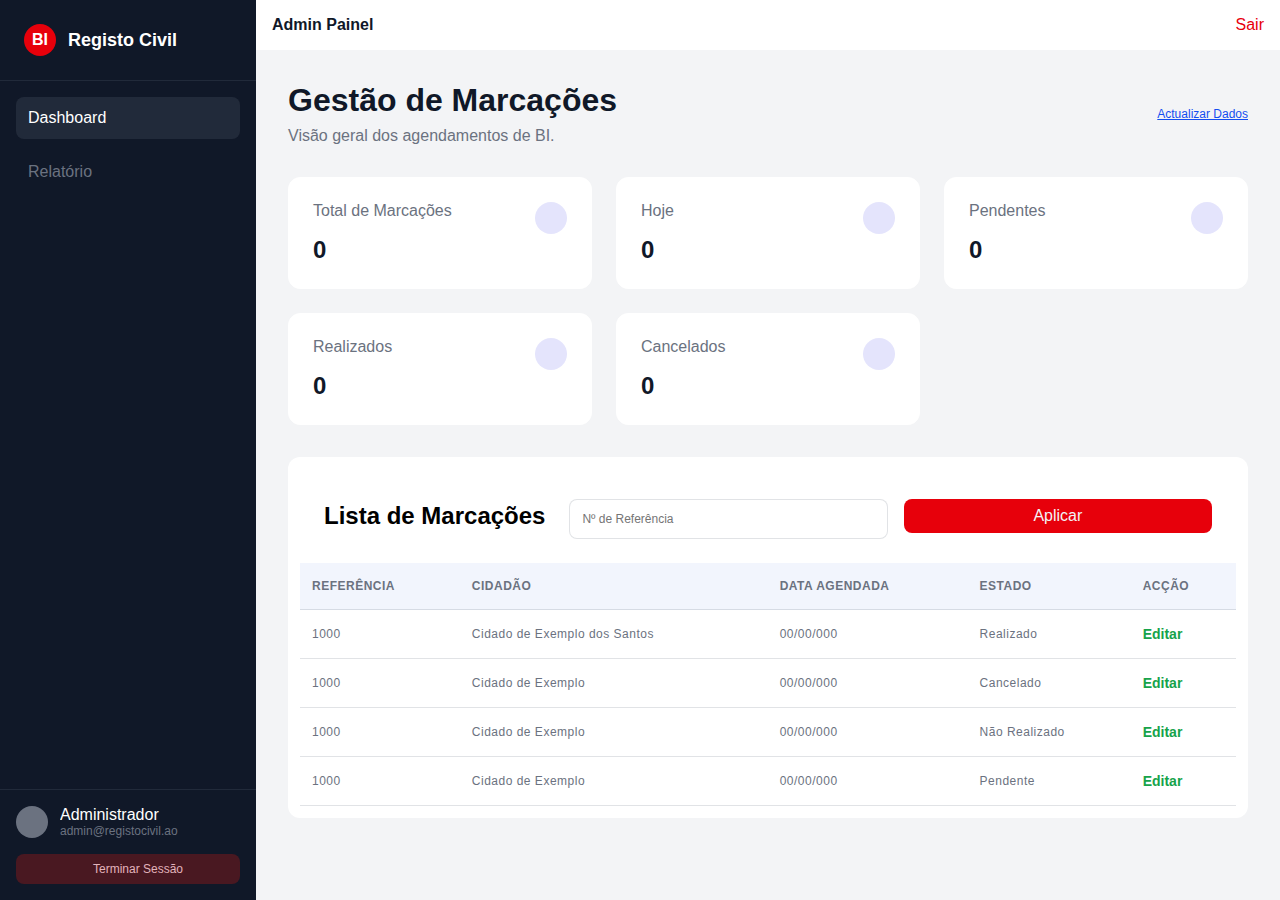
<file: pages/admin-page/index.html>
<!DOCTYPE html>
<html lang="en">
    <head>
        <meta charset="UTF-8">
        <meta http-equiv="X-UA-Compatible" content="ie=edge">
        <meta name="viewport" content="width=device-width, initial-scale=1.0">
        <title>Área Administrativa - Registo Civil</title>
        <link rel="stylesheet"
            href="https://cdnjs.cloudflare.com/ajax/libs/font-awesome/6.7.2/css/all.min.css"
            integrity="sha512-Evv84Mr4kqVGRNSgIGL/F/aIDqQb7xQ2vcrdIwxfjThSH8CSR7PBEakCr51Ck+w+/U6swU2Im1vVX0SVk9ABhg=="
            crossorigin="anonymous" referrerpolicy="no-referrer" />
        <!-- ------- CSS ------- -->
        <link rel="stylesheet" href="CSS/style.css">
        <link rel="stylesheet" href="CSS/midia.css">
        <script src="JS/scriptCode.js" defer></script>
    </head>
    <body>

        <div id="fundo">
            <!-- ---------- SIDEBAR ---------- -->
            <aside id="menuAside">
                <!-- ---------- CABECALHO ---------- -->
                <div class="cabecalho">
                    <div class>BI</div>
                    <span id="logoregistro">Registo Civil</span>
                </div>
                <!-- ---------- ----- ---------- -->

                <nav class>
                    <a href="#" class>
                        <i data-lucide="layout-dashboard" class="w-5 h-5"></i>
                        Dashboard
                    </a>
                    <a href="#" class>
                        <i data-lucide="home" class="w-5 h-5"></i>
                        Relatório
                    </a>
                </nav>

                <!-- ---------- RODAPE ---------- -->
                <div id="rodape">
                    <div class="rodape-p">
                        <div class="icone">
                            <i data-lucide="user" class="w-4 h-4"></i>
                        </div>
                        <div class="infoAdmin">
                            <p id="admin-name" class>Administrador</p>
                            <p id="admin-email" class>admin@registocivil.ao</p>
                        </div>
                    </div>
                    <button onclick="logout()" id="terminarSessao">
                        <i data-lucide="log-out" class="w-3 h-3"></i>
                        Terminar Sessão
                    </button>
                </div>

            </aside>

            <!-- Main Content -->
            <main id="mainContent">
                <!-- Mobile Header -->
                <header class>
                    <span class>Admin Painel</span>
                    <button onclick="logout()" id="sair">Sair</button>

                    <button id="menu-toggle" class="menu-toggle"
                        aria-label="Abrir menu">
                        <i class="fa-solid fa-bars"></i>
                    </button>
                </header>

                <div id="conteudo">
                    <div class="conteudoHeader">
                        <div>
                            <h1 class>Gestão de Marcações</h1>
                            <p class>Visão geral dos agendamentos de BI.</p>
                        </div>
                        <button onclick="actualizarData()" id="actualizar">
                            Actualizar Dados
                        </button>
                    </div>

                    <!-- Cards -->
                    <div id="cards">
                        <div class="card">
                            <div class>
                                <div class="total">
                                    <p class>Total de Marcações</p>
                                    <h3 id="total-count" class>0</h3>
                                </div>
                                <div class="icone">
                                    <i data-lucide="users" class></i>
                                </div>
                            </div>
                        </div>
                        <div class="card">
                            <div>
                                <div class="total">
                                    <p class>Hoje</p>
                                    <h3 id="today-count" class>0</h3>
                                </div>
                                <div class="icone">
                                    <i data-lucide="calendar-check" class></i>
                                </div>
                            </div>
                        </div>
                        <div class="card">
                            <div>
                                <div class="total">
                                    <p class>Pendentes</p>
                                    <h3 class>0</h3>
                                </div>
                                <div class="icone">
                                    <i data-lucide="clock" class></i>
                                </div>
                            </div>
                        </div>
                        <div class="card">
                            <div>
                                <div class="total">
                                    <p class>Realizados</p>
                                    <h3 class>0</h3>
                                </div>
                                <div class="icone">
                                    <i data-lucide="clock" class></i>
                                </div>
                            </div>
                        </div>
                        <div class="card">
                            <div>
                                <div class="total">
                                    <p class>Cancelados</p>
                                    <h3 class>0</h3>
                                </div>
                                <div class="icone">
                                    <i data-lucide="clock" class></i>
                                </div>
                            </div>
                        </div>
                    </div>

                    <!-- Filtros & Pesquisa -->
                    <div id="filtros">
                        <form action method="post">
                            <h2>Lista de Marcações</h2>

                            <div class="group-filtros">
                                <input type="search" name="pesquisa"
                                    id="pesquisa"
                                    placeholder="Nº de Referência">

                                <button type="button">Aplicar</button>
                            </div>

                        </form>

                        <!-- Table -->
                        <div id="tabela">
                            <table class>
                                <thead>
                                    <tr class>
                                        <th class>REFERÊNCIA</th>
                                        <th class>CIDADÃO</th>
                                        <th class>DATA AGENDADA</th>
                                        <!-- <th class="">HORA</th>
                                    <th class="">LOCAL</th> -->
                                        <th class>ESTADO</th>
                                        <th class>ACÇÃO</th>
                                    </tr>
                                </thead>
                                <tbody id="appointments-table" class>
                                    <tr>
                                        <td>1000</td>
                                        <td>Cidado de Exemplo dos Santos</td>
                                        <td>00/00/000</td>
                                        <!-- <td>00:00</td>
                                    <td>Benfica, Kifica</td> -->
                                        <td>Realizado</td>
                                        <td>
                                            <button
                                                type="button">Editar</button>
                                        </td>
                                    </tr>
                                    <tr>
                                        <td>1000</td>
                                        <td>Cidado de Exemplo</td>
                                        <td>00/00/000</td>
                                        <!-- <td>00:00</td>
                                    <td>Benfica, Kifica</td> -->
                                        <td>Cancelado</td>
                                        <td>
                                            <button
                                                type="button">Editar</button>
                                        </td>
                                    </tr>
                                    <tr>
                                        <td>1000</td>
                                        <td>Cidado de Exemplo</td>
                                        <td>00/00/000</td>
                                        <!-- <td>00:00</td>
                                    <td>Benfica, Kifica</td> -->
                                        <td>Não Realizado</td>
                                        <td>
                                            <button
                                                type="button">Editar</button>
                                        </td>
                                    </tr>
                                    <tr>
                                        <td>1000</td>
                                        <td>Cidado de Exemplo</td>
                                        <td>00/00/000</td>
                                        <!-- <td>00:00</td>
                                    <td>Benfica, Kifica</td> -->
                                        <td>Pendente</td>
                                        <td>
                                            <button
                                                type="button" class="editar">Editar</button>
                                        </td>
                                    </tr>
                                </tbody>
                            </table>
                        </div>

                        <!-- -------- CASO ESTEJA VAZIO -------- -->
                        <div id="caso-vazio" class="activo">
                            <div class>
                                <i data-lucide="inbox"
                                    class="w-8 h-8 text-gray-400"></i>
                            </div>
                            <h3 class>Nenhum agendamento encontrado</h3>
                            <p class>Tente actualizar os dados.</p>
                        </div>
                    </div>
                </div>

                <!-- MODAL EDITAR -->
                <div id="modalEditar" class="modal">

                    <div class="modal-content">
                        <header class="modal-header">
                            <h2>Editar Registro</h2>
                            <button class="btn-fechar"
                                onclick="fecharModal()">✕</button>
                        </header>

                        <form action method="post" id="formEditar">

                            <div class="campo">
                                <label for="nome">Nº Referência</label>
                                <input type="text" id="nome" placeholder="Nome completo">
                                <small class="erro" id="erroNome"></small>
                            </div>

                            <div class="campo">
                                <label for="email">Email</label>
                                <input type="email" id="email" placeholder="email@exemplo.com">
                                <small class="erro" id="erroEmail"></small>
                            </div>

                            <div class="campo">
                                <label for="status">Estado</label>
                                <select id="status">
                                    <option value>Selecione</option>
                                    <option value="Ativo">Realizado</option>
                                    <option value="Inativo">Cancelado</option>
                                </select>
                                <small class="erro" id="erroStatus"></small>
                            </div>

                            <footer class="modal-footer">
                                <button type="button" class="btn-secundario"
                                    onclick="fecharModal()">Cancelar</button>
                                <button type="submit"
                                    class="btn-primario">Salvar
                                    alterações</button>
                            </footer>
                        </form>
                    </div>
                </div>
                <!-- ---------- FIM MODAL ---------- -->
            </main>

        </div>

    </body>
</html>
</file>
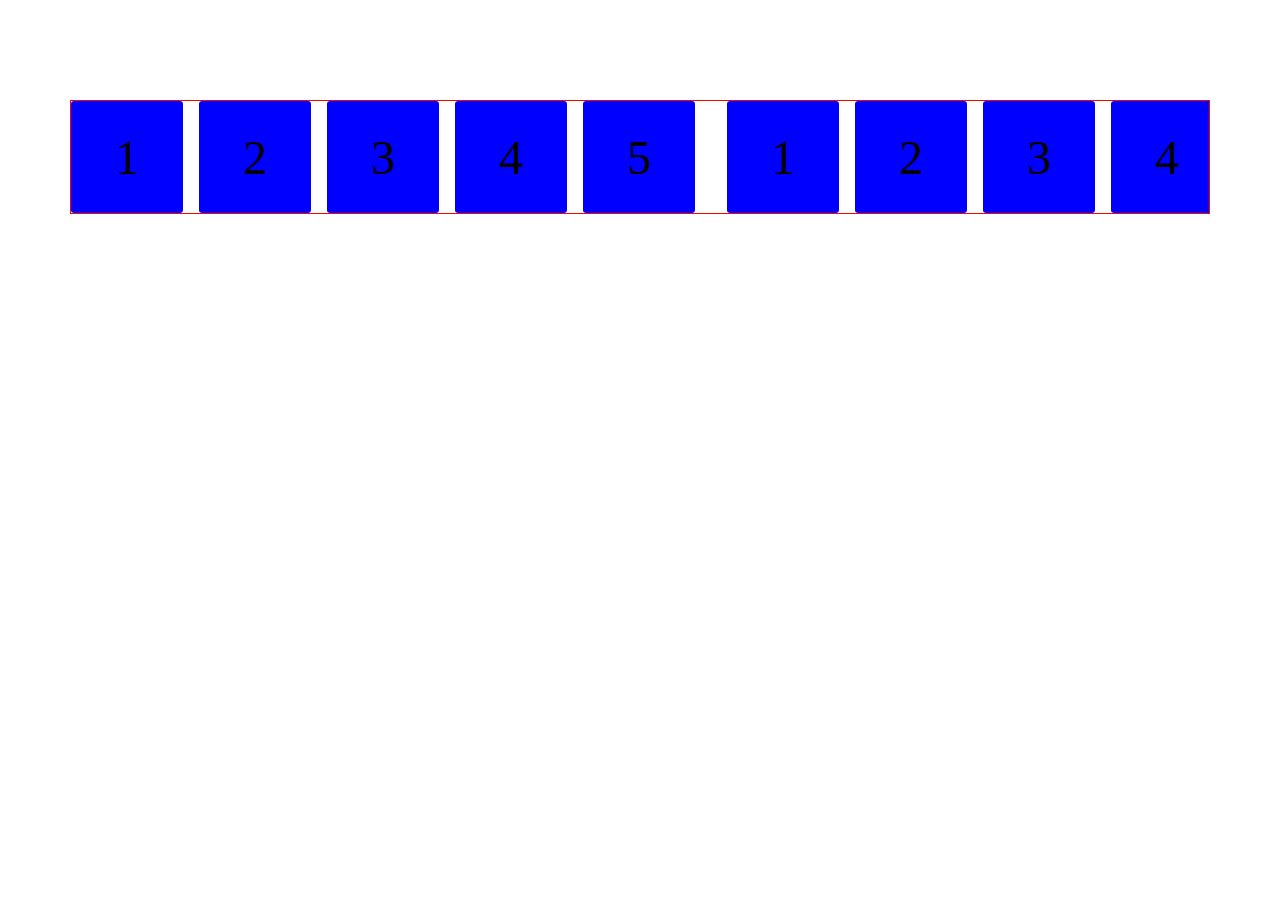
<file: teste.html>
<!DOCTYPE html>
<html lang="en">
<head>
    <meta charset="UTF-8">
    <meta name="viewport" content="width=device-width, initial-scale=1.0">
    <title>Document</title>

    <style>
        .carousel{
            margin: 100px auto;
            width: 90%;
            border: 1px solid red;
            display: flex;
            gap: 1rem;

            overflow-x: auto;
        }

        .carousel::-webkit-scrollbar{
            display: none;
        }

        
        .group{
            display: flex;
            align-items: center;
            justify-content: center;
            gap: 1rem;

            padding-right: 1rem;
            animation: girar 5s infinite linear;
        }
            @keyframes girar {
                from{translate: 0;}
                to{translate: -100%;}
            }

        .card{
            flex: 0 0 5rem;
            height: 5rem;
            padding: 1rem;
            background-color: blue;
            font-size: 3rem;
            border-radius: .2rem;
            text-align: center;
            align-content: center;
        }
    </style>
</head>
<body>

    <div class="carousel">
        <div class="group">
            <div class="card">1</div>
            <div class="card">2</div>
            <div class="card">3</div>
            <div class="card">4</div>
            <div class="card">5</div>
        </div>
        <div arial-hidden class="group">
            <div class="card">1</div>
            <div class="card">2</div>
            <div class="card">3</div>
            <div class="card">4</div>
            <div class="card">5</div>
        </div>
    </div>
    
</body>
</html>
</file>
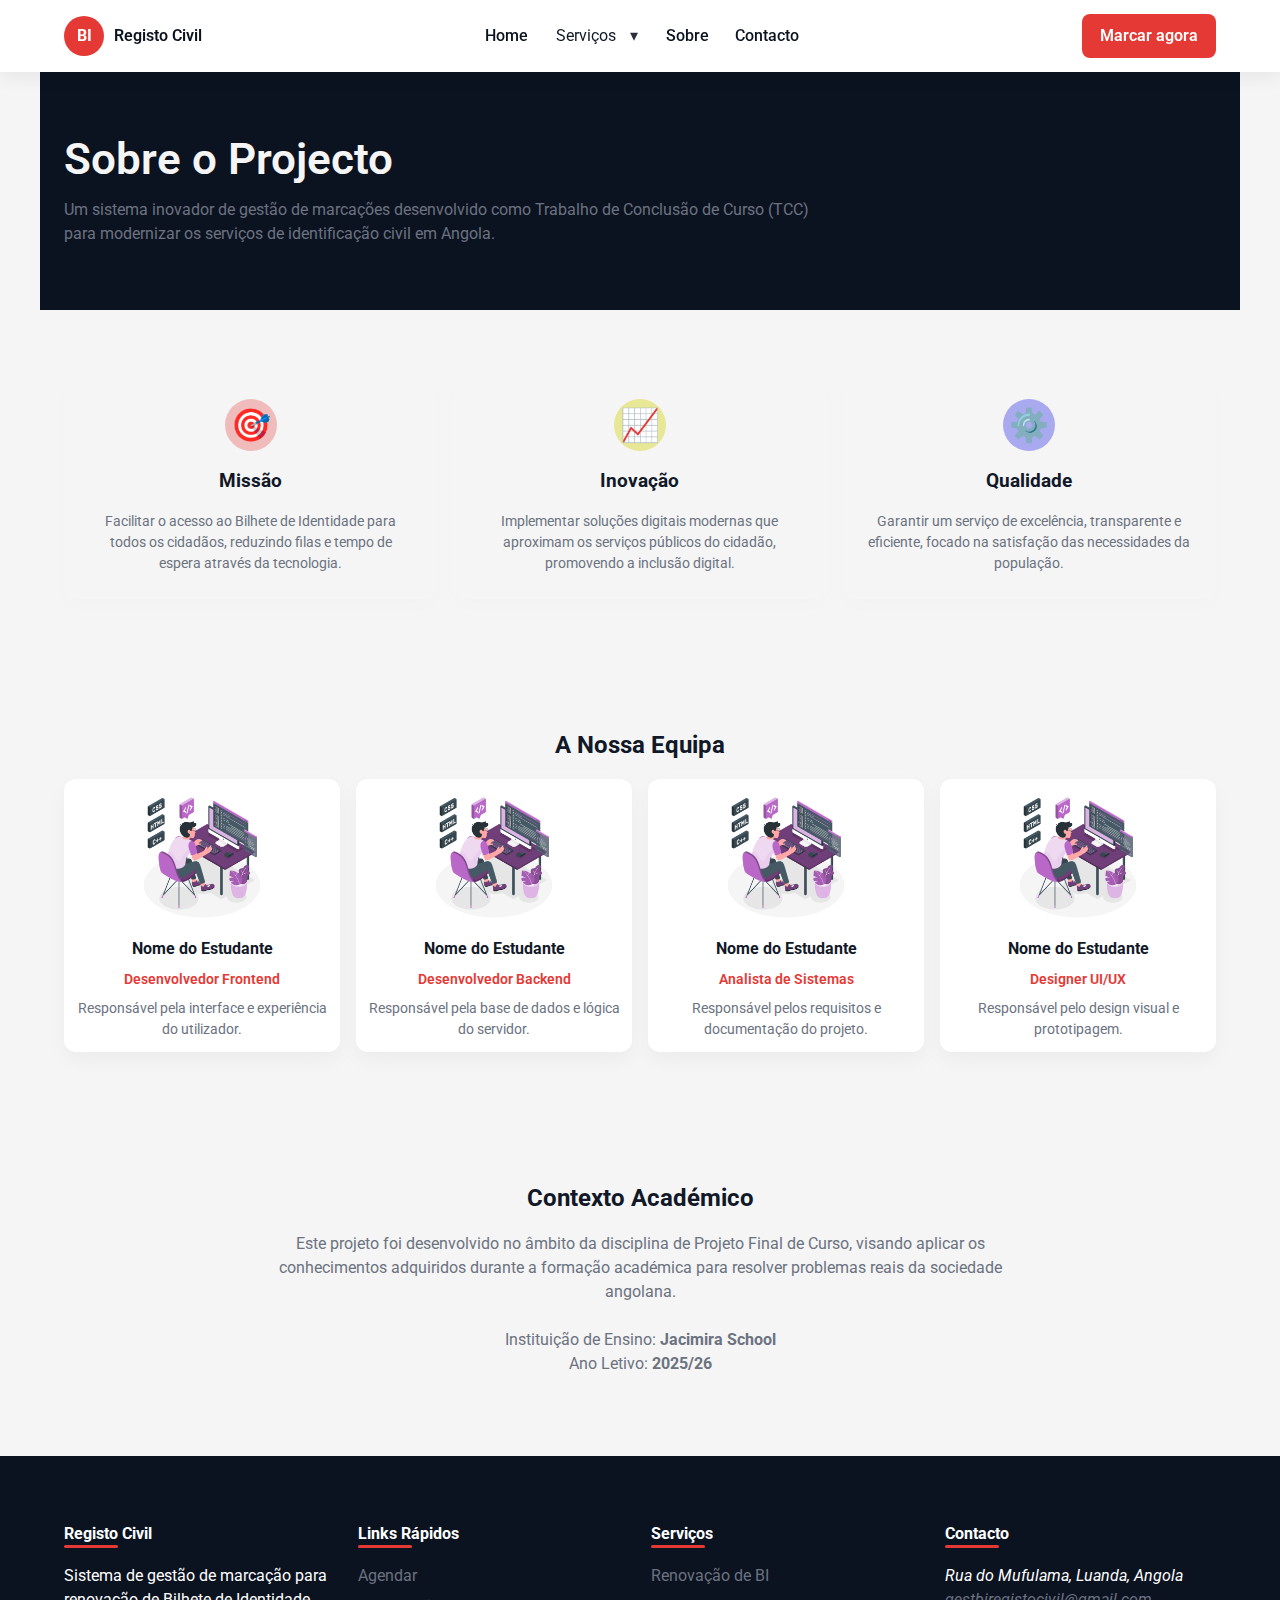
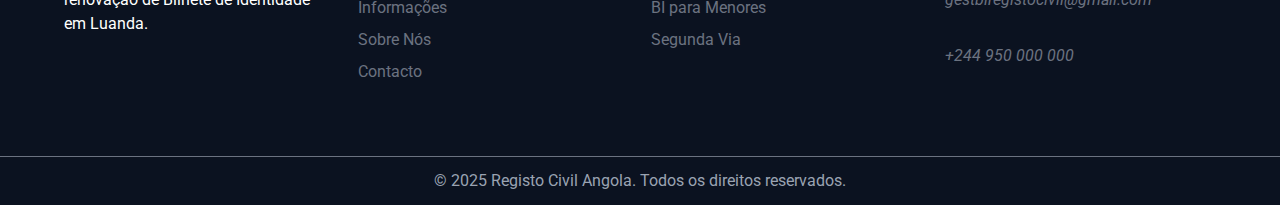
<file: pages/about.html>
<!DOCTYPE html>
<html lang="pt">
    
    <head>
        <meta charset="UTF-8">
        <meta name="viewport" content="width=device-width, initial-scale=1.0">
        <title>Sobre o Projeto – Registo Civil</title>
        <link rel="stylesheet" href="../CSS/general-styles.css">
        <link rel="stylesheet" href="../CSS/sobre_contacto.css">
        <link rel="stylesheet" href="../CSS/midias.css">
        <script src="../JS/script.js" defer></script>
    </head>

    <body>

        <!-- HEADER -->

        <header class="site-header">
            <nav class="nav container">
                <div class="nav-left">
                    <a class="logo" href="#">
                        <span class="logotipo">BI</span>
                        <span class="logo-text">Registo Civil</span>
                    </a>
                </div>

                <button id="menu-toggle" class="menu-toggle"
                    aria-label="Abrir menu">
                    <svg width="24" height="24" viewBox="0 0 24 24" fill="none"
                        aria-hidden>
                        <path d="M4 6h16M4 12h16M4 18h16" stroke="currentColor"
                            stroke-width="2" stroke-linecap="round" />
                    </svg>
                </button>

                <ul class="nav-menu" id="nav-menu">
                    <li><a href="#">Home</a></li>

                    <li class="nav-item details-wrapper" id="services-wrapper">

                        <details id="services-details" class="services-details">
                            <summary class="services-summary">
                                Serviços
                                <span class="seta">▾</span>
                            </summary>

                            <div class="dropdown">
                                <a href="#" class="service-link">
                                    Marcação
                                </a>
                                <a href="#" class="service-link">
                                    Informações Gerais
                                </a>
                                <a href="#" class="service-link">
                                    BI para Menores
                                </a>
                            </div>
                        </details>
                    </li>

                    <li><a href="#">Sobre</a></li>
                    <li><a href="#">Contacto</a></li>
                </ul>

                <div class="nav-right">
                    <a href="#" class="btn btn-marcacao" id="cta-top">Marcar
                        agora</a>
                </div>
            </nav>
        </header>

        <main>
            <!-- SOBRE O PROJETO -->
            <section class="sobre-projeto container">
                <h1 class="hero-titulo">Sobre o Projecto</h1>
                <p class="desc-projeto">
                    Um sistema inovador de gestão de marcações desenvolvido como
                    Trabalho de Conclusão de Curso (TCC)
                    para modernizar os serviços de identificação civil em
                    Angola.
                </p>
            </section>

            <!-- CARDS PRINCIPAIS -->
            <section id="cards-princpais" class="container">

                <div class="sobre-cards">
                    <div class="sobre-card">
                        <div class="icone foco">🎯</div>
                        <h3>Missão</h3>
                        <p>Facilitar o acesso ao Bilhete de Identidade para
                            todos os
                            cidadãos, reduzindo filas e tempo de espera através
                            da
                            tecnologia.</p>
                    </div>

                    <div class="sobre-card">
                        <div class="icone inovacao">📈</div>
                        <h3>Inovação</h3>
                        <p>Implementar soluções digitais modernas que aproximam
                            os
                            serviços públicos do cidadão, promovendo a inclusão
                            digital.</p>
                    </div>

                    <div class="sobre-card">
                        <div class="icone qualidade">⚙️</div>
                        <h3>Qualidade</h3>
                        <p>Garantir um serviço de excelência, transparente e
                            eficiente, focado na satisfação das necessidades da
                            população.</p>
                    </div>
                </div>

            </section>

            <!-- EQUIPA -->
            <section class="equipa container">
                <h2>A Nossa Equipa</h2>

                <div class="equipa-grid">
                    <div class="equipa-card">
                        <div class="foto">
                            <img src="../IMG/frontend-dev.png" alt="perfil do estudante">
                        </div>
                        <h4>Nome do Estudante</h4>
                        <span class="cargo">Desenvolvedor Frontend</span>
                        <p>Responsável pela interface e experiência do
                            utilizador.</p>
                    </div>

                    <div class="equipa-card">
                        <div class="foto">
                            <img src="../IMG/frontend-dev.png" alt="perfil do estudante">
                        </div>
                        <h4>Nome do Estudante</h4>
                        <span class="cargo">Desenvolvedor Backend</span>
                        <p>Responsável pela base de dados e lógica do
                            servidor.</p>
                    </div>

                    <div class="equipa-card">
                        <div class="foto">
                            <img src="../IMG/frontend-dev.png" alt="perfil do estudante">
                        </div>
                        <h4>Nome do Estudante</h4>
                        <span class="cargo">Analista de Sistemas</span>
                        <p>Responsável pelos requisitos e documentação do
                            projeto.</p>
                    </div>

                    <div class="equipa-card">
                        <div class="foto">
                            <img src="../IMG/frontend-dev.png" alt="perfil do estudante">
                        </div>
                        <h4>Nome do Estudante</h4>
                        <span class="cargo">Designer UI/UX</span>
                        <p>Responsável pelo design visual e prototipagem.</p>
                    </div>
                </div>
            </section>

            <!-- CONTEXTO ACADÉMICO -->
            <section class="contexto container">
                <h2>Contexto Académico</h2>

                <p>
                    Este projeto foi desenvolvido no âmbito da disciplina de
                    Projeto
                    Final de Curso, visando aplicar os
                    conhecimentos adquiridos durante a formação académica para
                    resolver problemas reais da sociedade angolana.
                    <br><br>
                    Instituição de Ensino: <strong>Jacimira School</strong>
                    <br>
                    Ano Letivo: <strong>2025/26</strong>
                </p>
            </section>
        </main>

        <!-- FOOTER -->
        <footer class="site-footer">
            <section class="container footer-grid">
                <div>
                    <h4>Registo Civil</h4>
                    <p>Sistema de gestão de marcação para renovação de Bilhete
                        de Identidade em Luanda.</p>
                </div>

                <div class="footer_card">
                    <h4>Links Rápidos</h4>
                    <ul>
                        <li><a href="#">Agendar</a></li>
                        <li><a href="#">Informações</a></li>
                        <li><a href="#">Sobre Nós</a></li>
                        <li><a href="#">Contacto</a></li>
                    </ul>
                </div>

                <div class="footer_card">
                    <h4>Serviços</h4>
                    <ul>
                        <li><a href="#">Renovação de BI</a></li>
                        <li><a href="#">BI para Menores</a></li>
                        <li><a href="#">Segunda Via</a></li>
                    </ul>

                </div>

                <div class="footer_card">
                    <h4>Contacto</h4>
                    <address>
                        Rua do Mufulama, Luanda, Angola<br>
                        <a
                            href="mailto:gestbiregistocivil@gmail.com">gestbiregistocivil@gmail.com</a><br>
                        <a href="tel:+244 923000000">+244 950 000 000</a>
                    </address>
                </div>
            </section>

            <div class="footer-bottom">
                © 2025 Registo Civil Angola. Todos os direitos reservados.
            </div>
        </footer>
    </body>
</html>
</file>
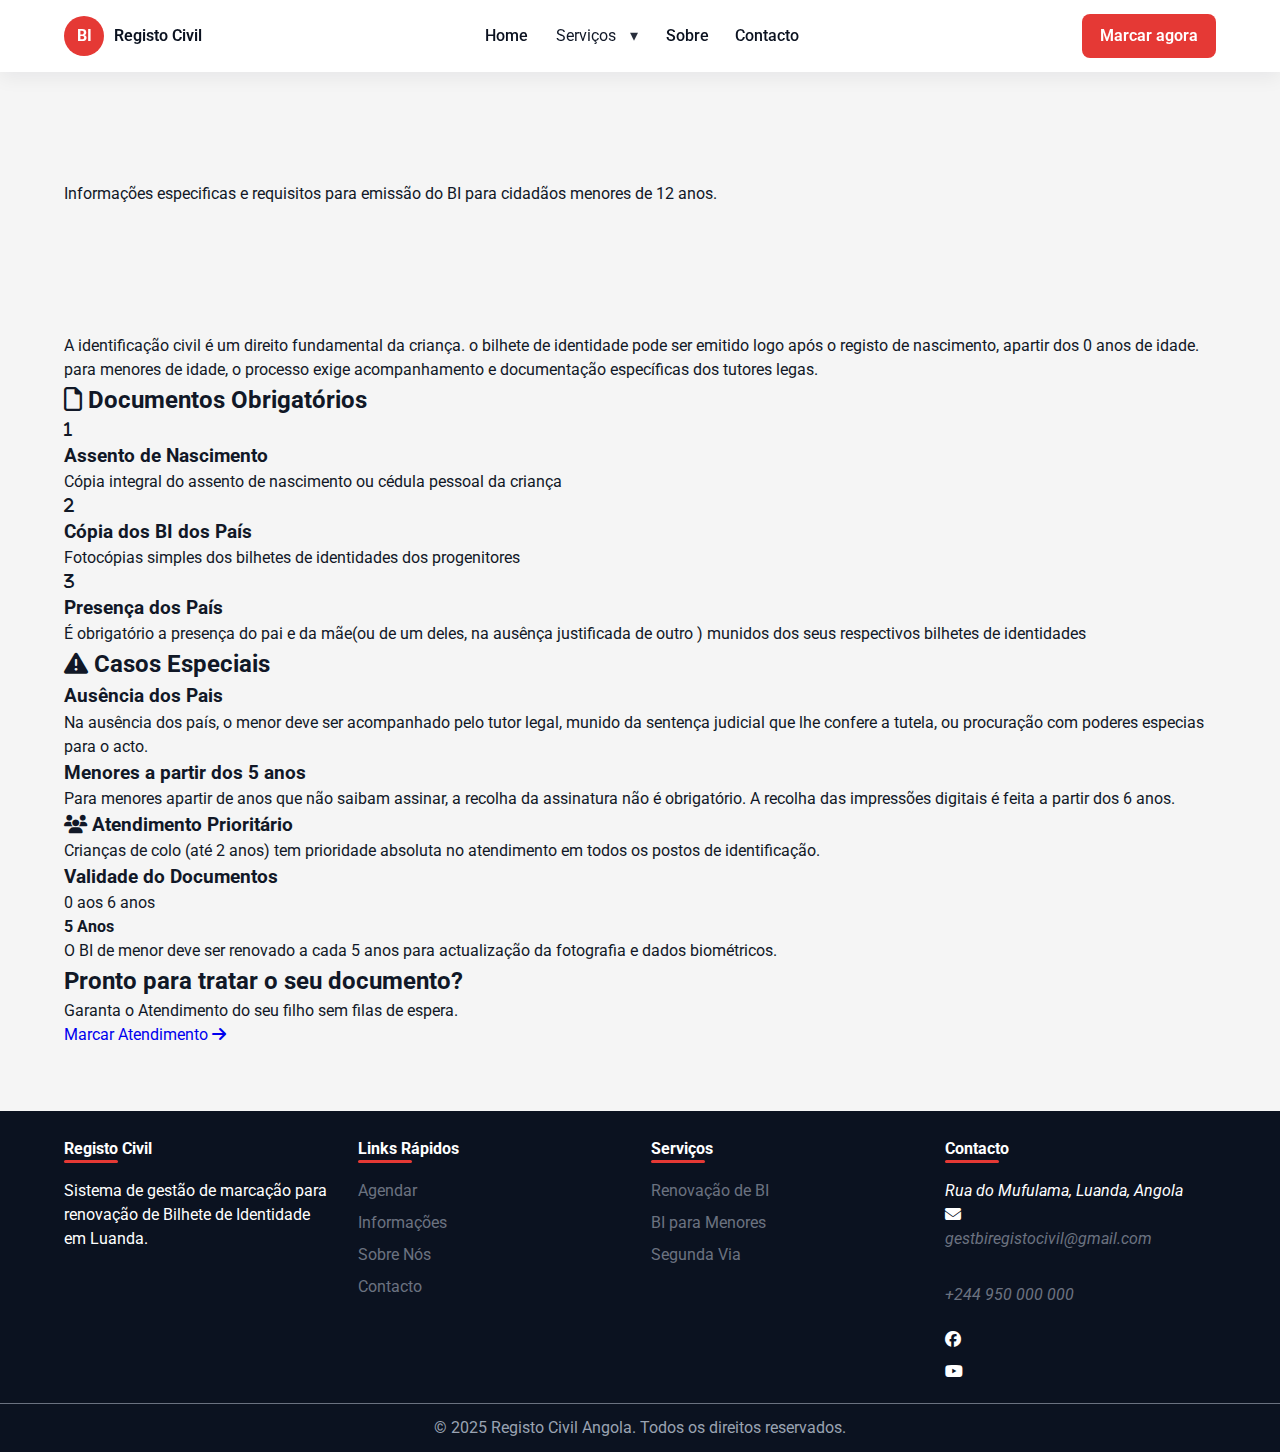
<file: pages/bimenores.html>
<!DOCTYPE html>
<html lang="pt">
    <head>
        <meta charset="UTF-8">
        <meta http-equiv="X-UA-Compatible" content="ie=edge">
        <meta name="viewport" content="width=device-width, initial-scale=1.0">
        <title>BI para menores</title>
         <link rel="stylesheet"
            href="https://cdnjs.cloudflare.com/ajax/libs/font-awesome/6.7.2/css/all.min.css"
            integrity="sha512-Evv84Mr4kqVGRNSgIGL/F/aIDqQb7xQ2vcrdIwxfjThSH8CSR7PBEakCr51Ck+w+/U6swU2Im1vVX0SVk9ABhg=="
            crossorigin="anonymous" referrerpolicy="no-referrer" />
        <!-- ------- CSS ------- -->
        <link rel="stylesheet" href="../CSS/general-styles.css">
        <link rel="stylesheet" href="../CSS/servicos-in.css">
        <link rel="stylesheet" href="../CSS/midias.css">
        <!-- ------- JAVA SCRIPT ------- -->
        <script src="../JS/script.js" defer></script>
    </head>
    <body>
        <!-- HEADER -->
        <header class="site-header">
            <nav class="nav container">
                <div class="nav-left">
                    <a class="logo" href="#">
                        <span class="logotipo">BI</span>
                        <span class="logo-text">Registo Civil</span>
                    </a>
                </div>

                <button id="menu-toggle" class="menu-toggle"
                    aria-label="Abrir menu">
                    <svg width="24" height="24" viewBox="0 0 24 24" fill="none"
                        aria-hidden>
                        <path d="M4 6h16M4 12h16M4 18h16" stroke="currentColor"
                            stroke-width="2" stroke-linecap="round" />
                    </svg>
                </button>

                <ul class="nav-menu" id="nav-menu">
                    <li><a href="../index.html">Home</a></li>

                    <li class="nav-item details-wrapper" id="services-wrapper">

                        <details id="services-details" class="services-details">
                            <summary class="services-summary">
                                Serviços
                                <span class="seta">▾</span>
                            </summary>

                            <div class="dropdown">
                                <a href="marcacao.html" target="_self"
                                    class="service-link">
                                    Marcação
                                </a>
                                <a href="informacao.html" target="_self"
                                    class="service-link">
                                    Informações Gerais
                                </a>
                                <a href="bimenores.html" class="service-link">
                                    BI para Menores
                                </a>
                            </div>
                        </details>
                    </li>

                    <li><a href="about.html">Sobre</a></li>
                    <li><a href="contacto.html">Contacto</a></li>
                </ul>

                <div class="nav-right">
                    <a href="marcacao.html" class="btn btn-marcacao"
                        id="cta-top">Marcar
                        agora</a>
                </div>
            </nav>
        </header>

        <main>

            <!-- ------- BILHETES DE IDENTIDADE PARA MENORES ------- -->
            <section id="menores" class="container">
                <h1 class="hero-titulo">Bilhete de Identidade para Menores</h1>
                <p class="desc-informacoes">
                    Informações especificas e requisitos para emissão do BI para
                    cidadãos menores de 12 anos.
                </p>
            </section>

            <section class="container BiMenores">

                <div>

                    <article id="introducao">
                        <p>
                            A identificação civil é um direito fundamental da
                            criança. o
                            bilhete de identidade pode ser emitido logo após o
                            registo
                            de nascimento, apartir dos 0 anos de idade. para
                            menores
                            de
                            idade, o processo exige acompanhamento e
                            documentação
                            específicas dos tutores legas.
                        </p>
                    </article>

                    <!-- ------- DOCUMENTOS OBRIGATORIOS ------- -->
                    <section id="docObrigatorio">
                        <h2>
                            <i class="fa-regular fa-file"></i>
                            Documentos Obrigatórios
                        </h2>
                        <article>
                            <ul>
                                <li>
                                    <i class="fa-solid fa-1"></i>
                                    <h3>Assento de Nascimento</h3>
                                    <p>Cópia integral do assento de nascimento
                                        ou
                                        cédula
                                        pessoal da criança</p>
                                </li>
                                <li>
                                    <i class="fa-solid fa-2"></i>
                                    <h3>Cópia dos BI dos País</h3>
                                    <p>Fotocópias simples dos bilhetes de
                                        identidades
                                        dos progenitores</p>
                                </li>
                                <li>
                                    <i class="fa-solid fa-3"></i>
                                    <h3>Presença dos País</h3>
                                    <p>É obrigatório a presença do pai e da
                                        mãe(ou
                                        de um
                                        deles, na ausênça justificada de outro )
                                        munidos
                                        dos seus respectivos bilhetes de
                                        identidades</p>
                                </li>
                            </ul>
                        </article>
                    </section>
                    <!-- ------- ---------- ------- -->

                    <!-- ------- CASOS ESPECIAS ------- -->
                    <section id="casosEspecias">
                        <h2>
                            <i class="fa-solid fa-triangle-exclamation"></i>
                            Casos Especiais
                        </h2>
                        <article>
                            <div>
                                <h3>Ausência dos Pais</h3>
                                <p>
                                    Na ausência dos país, o menor deve ser
                                    acompanhado
                                    pelo tutor legal, munido da sentença
                                    judicial
                                    que
                                    lhe confere a tutela, ou procuração com
                                    poderes
                                    especias para o acto.
                                </p>
                            </div>
                            <div>
                                <h3>Menores a partir dos 5 anos</h3>
                                <p>
                                    Para menores apartir de anos que não saibam
                                    assinar,
                                    a recolha da assinatura não é obrigatório. A
                                    recolha
                                    das impressões digitais é feita a partir dos
                                    6
                                    anos.
                                </p>
                            </div>
                        </article>
                    </section>
                </div>

                <div>

                    <section class=" atendimento">

                        <!-- ------- ATENDIMENTO PRIOPRITARIO ------- -->
                        <article id="atendPrioritario">
                            <h3> <i class="fa-solid fa-users"></i> Atendimento Prioritário</h3>
                            <p>Crianças de colo (até 2 anos) tem prioridade
                                absoluta
                                no
                                atendimento em todos os postos de identificação.
                            </p>
                        </article>

                        <!-- ------- VALIDADE DO DOCUMENTO ------- -->
                        <article id="ValidadeMenores">
                            <h3> Validade do Documentos</h3>

                            <div>
                                <span>0 aos 6 anos</span>
                                <h4>5 Anos</h4>

                                <p>O BI de menor deve ser renovado a cada 5 anos
                                    para
                                    actualização da fotografia e dados
                                    biométricos.</p>
                            </div>
                        </article>

                        <section id="conviteMenores">
                            <h2>Pronto para tratar o seu documento?</h2>
                            <div>
                                <p>Garanta o Atendimento do seu filho sem filas
                                    de
                                    espera.</p>
                                <a href="marcacao.html">
                                    Marcar Atendimento <i class="fa-solid fa-arrow-right"></i>
                                </a>
                            </div>
                        </section>
                    </section>
                </div>
            </section>
        </main>

        <!-- FOOTER -->
        <footer class="site-footer">
            <section class="container-footer footer-grid">
                <div>
                    <h4>Registo Civil</h4>
                    <p>Sistema de gestão de marcação para renovação de Bilhete
                        de Identidade em Luanda.</p>
                </div>

                <div class="footer_card">
                    <h4>Links Rápidos</h4>
                    <ul>
                        <li><a href="#">Agendar</a></li>
                        <li><a href="#">Informações</a></li>
                        <li><a href="#">Sobre Nós</a></li>
                        <li><a href="#">Contacto</a></li>
                    </ul>
                </div>

                <div class="footer_card">
                    <h4>Serviços</h4>
                    <ul>
                        <li><a href="#">Renovação de BI</a></li>
                        <li><a href="#">BI para Menores</a></li>
                        <li><a href="#">Segunda Via</a></li>
                    </ul>

                </div>

                <div class="footer_card">
                    <h4>Contacto</h4>
                    <address>
                        Rua do Mufulama, Luanda, Angola<br>
                        <i class="fa-solid fa-envelope"></i>
                        <a
                            href="mailto:gestbiregistocivil@gmail.com">gestbiregistocivil@gmail.com</a><br>
                        <a href="tel:+244 923000000">+244 950 000 000</a>
                    </address>
                    <i class="fa-brands fa-facebook"></i>
                    <i class="fa-brands fa-youtube"></i>
                </div>
            </section>

            <div class="footer-bottom">
                © 2025 Registo Civil Angola. Todos os direitos reservados.
            </div>
        </footer>

    </body>
</html>
</file>
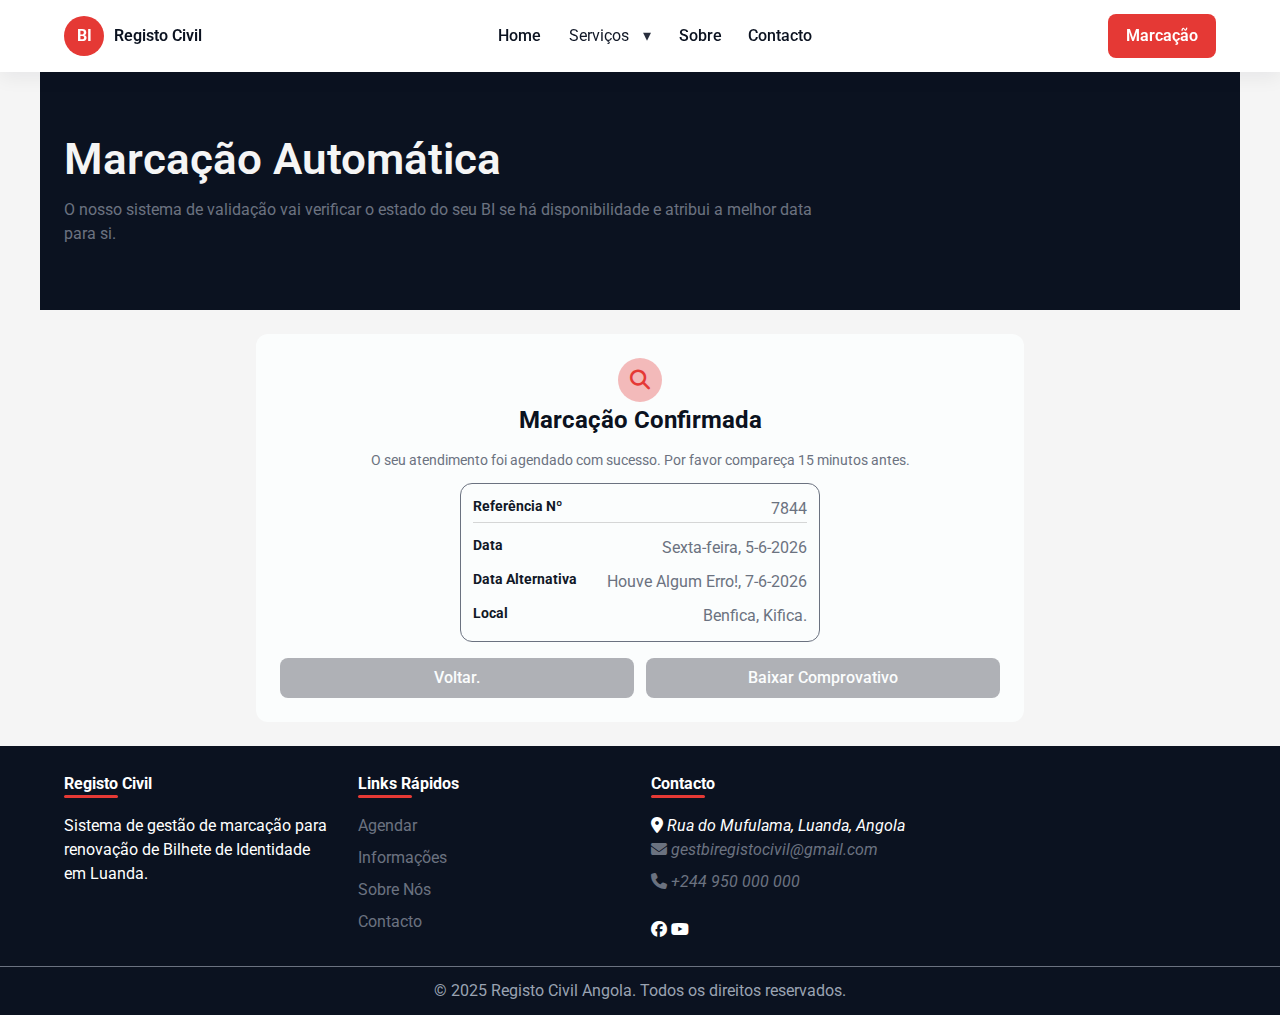
<file: pages/comprovativo.html>
<!DOCTYPE html>
<html lang="en">
    <head>
        <meta charset="UTF-8">
        <meta http-equiv="X-UA-Compatible" content="ie=edge">
        <meta name="viewport" content="width=device-width, initial-scale=1.0">
        <title>Comprovativo - GestBI</title>
        <link rel="stylesheet"
            href="https://cdnjs.cloudflare.com/ajax/libs/font-awesome/6.7.2/css/all.min.css"
            integrity="sha512-Evv84Mr4kqVGRNSgIGL/F/aIDqQb7xQ2vcrdIwxfjThSH8CSR7PBEakCr51Ck+w+/U6swU2Im1vVX0SVk9ABhg=="
            crossorigin="anonymous" referrerpolicy="no-referrer" />
        <!-- ------- CSS ------- -->
        <link rel="stylesheet" href="../CSS/general-styles.css">
        <link rel="stylesheet" href="../CSS/servicos-in.css">
        <link rel="stylesheet" href="../CSS/midias.css">
        <!-- ------- JAVA SCRIPT ------- -->
         <script src="../JS/script.js" defer></script>
         <script src="../JS/scriptDados.js" defer></script>
    </head>
    <body>
        <header class="site-header">
            <nav class="nav container">
                <div class="nav-left">
                    <a class="logo" href="../index.html">
                        <span class="logotipo">BI</span>
                        <span class="logo-text">Registo Civil</span>
                    </a>
                </div>

                <button id="menu-toggle" class="menu-toggle"
                    aria-label="Abrir menu">
                    <i class="fa-solid fa-bars"></i>
                </button>

                <ul class="nav-menu" id="nav-menu">
                    <li><a href="../index.html" target="_self">Home</a></li>

                    <li class="nav-item details-wrapper" id="services-wrapper">

                        <details id="services-details" class="services-details">
                            <summary class="services-summary">
                                Serviços
                                <span class="seta">▾</span>
                            </summary>

                            <div class="dropdown">
                                <a href="marcacao.html" class="service-link">
                                    Marcação
                                </a>
                                <a href="informacao.html" class="service-link">
                                    Informações Gerais
                                </a>
                                <a href="bimenores.html" class="service-link">
                                    BI para Menores
                                </a>
                            </div>
                        </details>
                    </li>

                    <li><a href="about.html" target="_self">Sobre</a></li>
                    <li><a href="contacto.html" target="_self">Contacto</a></li>
                </ul>

                <div class="nav-right">
                    <a href="marcacao.html" class="btn btn-marcacao"
                        id="cta-top">
                        Marcação
                    </a>
                </div>
            </nav>
        </header>


        <main class="verification-container">
            <section class="marcacao container">
                <h1 class="hero-titulo">Marcação Automática</h1>
                <p class>
                    O nosso sistema de validação vai verificar o estado do seu BI
                    se há disponibilidade e atribui a melhor data para si.
                </p>
            </section>

            <section class="verificacao-card ">
                <!-- <div class="btns-trocar-form">
                    <button id="verificarBtn" class="activo verificar" disabled>
                        Nova Marcação</button>
                    <button id="cancelarBtn" class="cancelar" disabled>
                        Cancelar Marcação
                    </button>
                </div> -->

                <form action="#" method="POST" class="form comprovativo">
                    <div class="verification-icon-box">
                        <i class="fas fa-search"></i>
                    </div>

                    <h2>Marcação Confirmada</h2>

                    <p class="verificacao-desc">
                        O seu atendimento foi agendado com sucesso. Por favor compareça 15 minutos antes.
                    </p>
                    <div class="form-group-dados">
                        <article>
                            <label for="referencia">Referência Nº</label>
                            <p id="referencia">0000</p>
                        </article>
                        <article>
                            <div>
                                <label for="data">Data</label>
                                <p class="dataReal">Lorem, ipsum dolor.</p>
                            </div>
                            <div>
                                <label for="data">Data Alternativa</label>
                                <p class="dataAlt">Lorem, ipsum dolor.</p>
                            </div>
                            <div>
                                <label for="data">Local</label>
                                <p class="local">Lorem, ipsum dolor.</p>
                            </div>
                        </article>
                    </div>

                    <div class="form-group-btn">
                        <a href="marcacao.html" target="_self" id="voltarComprovativo">Voltar.</a>
                        <a href="#" target="_self" download="#">Baixar Comprovativo</a>
                    </div>
                </form>
            </section>
        </main>


        <!-- FOOTER -->
        <footer class="site-footer">
            <section class="container-footer footer-grid">
                <div>
                    <h4>Registo Civil</h4>
                    <p>Sistema de gestão de marcação para renovação de Bilhete
                        de Identidade em Luanda.</p>
                </div>

                <div class="footer_card">
                    <h4>Links Rápidos</h4>
                    <ul>
                        <li><a href="#">Agendar</a></li>
                        <li><a href="#">Informações</a></li>
                        <li><a href="#">Sobre Nós</a></li>
                        <li><a href="#">Contacto</a></li>
                    </ul>
                </div>

                <div class="footer_card">
                    <h4>Contacto</h4>
                    <address>
                        <i class="fa-solid fa-location-dot"></i>
                        Rua do Mufulama, Luanda, Angola<br>
                        <a
                            href="mailto:gestbiregistocivil@gmail.com">
                            <i class="fa-solid fa-envelope"></i>
                            gestbiregistocivil@gmail.com
                        </a>
                        <a href="tel:+244 923000000">
                            <i class="fa-solid fa-phone"></i>
                            +244 950 000 000
                        </a>
                    </address>
                    <div class="social-midia">
                        <i class="fa-brands fa-facebook"></i>
                        <i class="fa-brands fa-youtube"></i>
                    </div>
                </div>
            </section>

            <div class="footer-bottom">
                © 2025 Registo Civil Angola. Todos os direitos reservados.
            </div>
        </footer>
    </body>
</html>
</file>
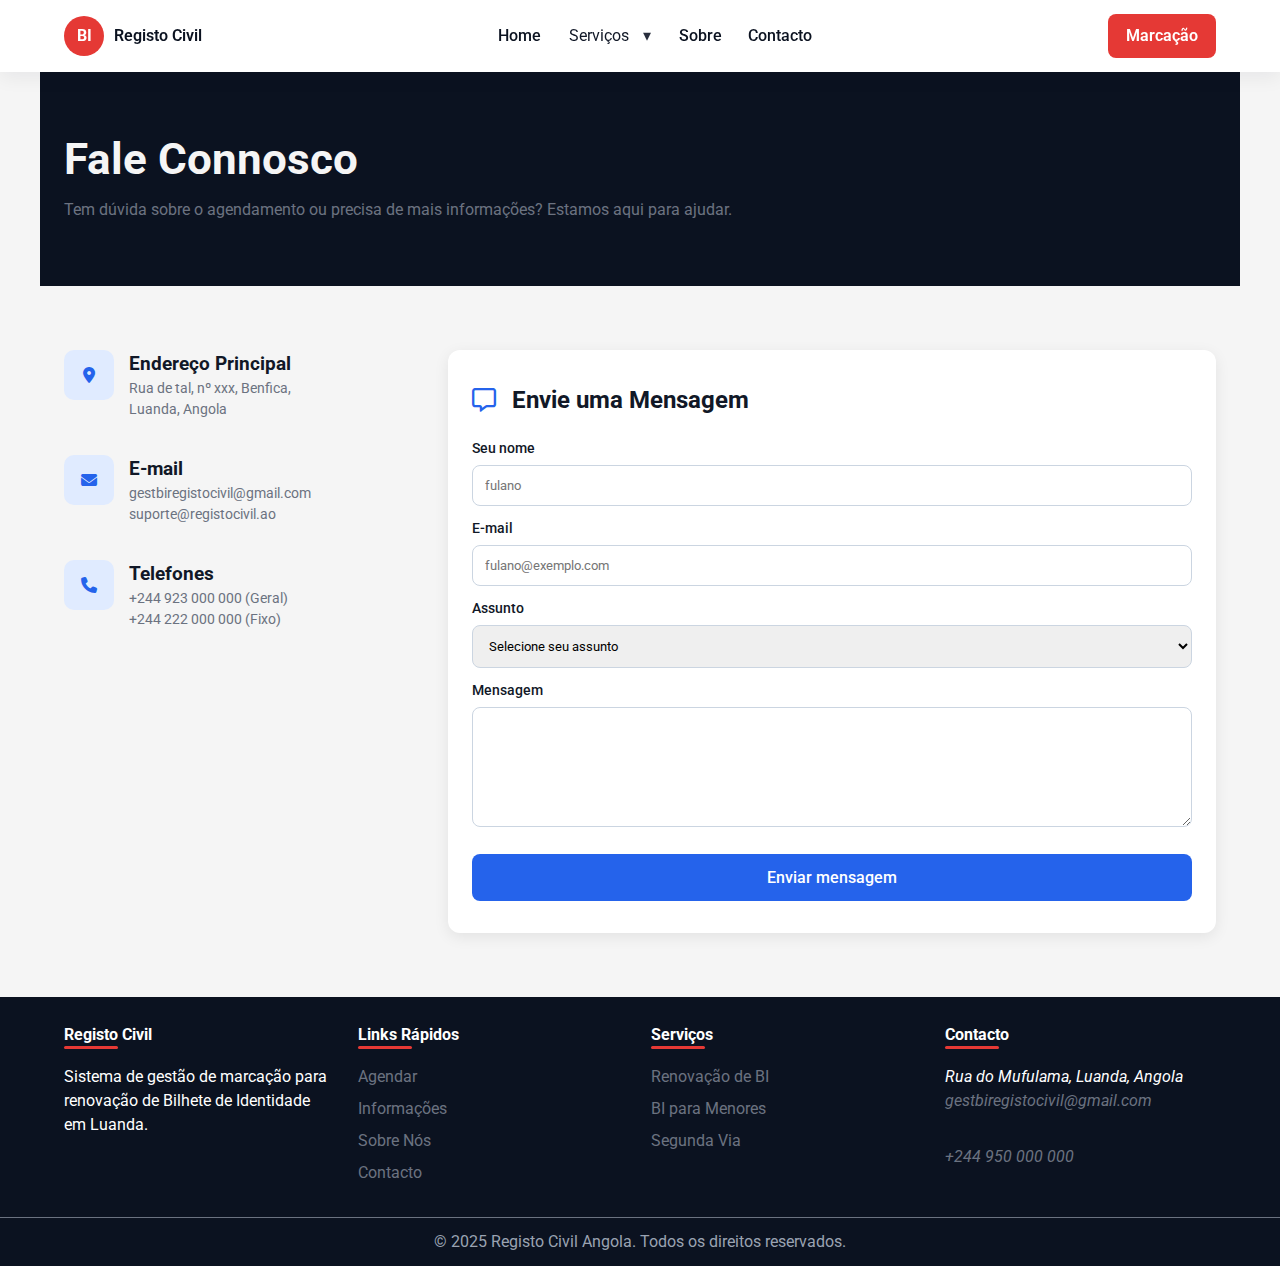
<file: pages/contacto.html>
<!DOCTYPE html>
<html lang="pt">
    <head>
        <meta charset="UTF-8" />
        <meta name="viewport" content="width=device-width, initial-scale=1.0" />
        <title>Fale Connosco - Registo Civil</title>
        <link rel="stylesheet"
            href="https://cdnjs.cloudflare.com/ajax/libs/font-awesome/6.7.2/css/all.min.css"
            integrity="sha512-Evv84Mr4kqVGRNSgIGL/F/aIDqQb7xQ2vcrdIwxfjThSH8CSR7PBEakCr51Ck+w+/U6swU2Im1vVX0SVk9ABhg=="
            crossorigin="anonymous" referrerpolicy="no-referrer" />
        <link rel="stylesheet" href="../CSS/sobre_contacto.css" />
        <link rel="stylesheet" href="../CSS/general-styles.css" />
        <link rel="stylesheet" href="../CSS/midias.css" />

        <script src="../JS/script.js" defer></script>
    </head>

    <body>

        <header class="site-header">
            <nav class="nav container">
                <div class="nav-left">
                    <a class="logo" href="#">
                        <span class="logotipo">BI</span>
                        <span class="logo-text">Registo Civil</span>
                    </a>
                </div>

                <button id="menu-toggle" class="menu-toggle"
                    aria-label="Abrir menu">
                    <i class="fa-solid fa-bars"></i>
                </button>

                <ul class="nav-menu" id="nav-menu">
                    <li><a href="../index.html" target="_self+">Home</a></li>

                    <li class="nav-item details-wrapper" id="services-wrapper">

                        <details id="services-details" class="services-details">
                            <summary class="services-summary">
                                Serviços
                                <span class="seta">▾</span>
                            </summary>

                            <div class="dropdown">
                                <a href="marcacao.html" class="service-link">
                                    Marcação
                                </a>
                                <a href="#" class="service-link">
                                    Informações Gerais
                                </a>
                                <a href="#" class="service-link">
                                    BI para Menores
                                </a>
                            </div>
                        </details>
                    </li>

                    <li><a href="about.html">Sobre</a></li>
                    <li><a href="contacto.html">Contacto</a></li>
                </ul>

                <div class="nav-right">
                    <a href="#" class="btn btn-marcacao" id="cta-top">Marcação</a>
                </div>
            </nav>
        </header>

        <main>

            <!-- --------- FALE CONNOSCO -------- -->
            <section class="contacto container">
                <h1 class="hero-titulo">Fale Connosco</h1>
                <p class="desc-contacto">
                    Tem dúvida sobre o agendamento ou precisa de mais
                    informações? Estamos aqui para ajudar.
                </p>
            </section>

            <!-- CONTACTOS + FORMULÁRIO -->
            <section class="contacto-area container">
                <div class="contacto-info">

                    <div class="info-block">
                        <div class="icon blue">
                            <!-- Map icon -->
                            <i class="fa-solid fa-location-dot"></i>
                        </div>

                        <div>
                            <h3>Endereço Principal</h3>
                            <p>Rua de tal, nº xxx, Benfica,<br>Luanda,
                                Angola</p>
                        </div>
                    </div>

                    <div class="info-block">
                        <div class="icon">
                            <!-- Email icon -->
                            <i class="fa-solid fa-envelope"></i>
                        </div>

                        <div>
                            <h3>E-mail</h3>
                            <p>gestbiregistocivil@gmail.com<br>suporte@registocivil.ao</p>
                        </div>
                    </div>

                    <div class="info-block">
                        <div class="icon">
                            <!-- Phone icon -->
                            <i class="fa-solid fa-phone"></i>
                        </div>

                        <div>
                            <h3>Telefones</h3>
                            <p>+244 923 000 000 (Geral)<br>+244 222 000 000
                                (Fixo)</p>
                        </div>
                    </div>

                </div>

                <!-- FORMULÁRIO -->
                <form class="contact-form" id="formMensagem">
                    <h2><i class="fa-regular fa-message"></i> Envie uma
                        Mensagem</h2>

                    <div class="form-input">
                        <label>Seu nome</label>
                        <input type="text" id="nome" placeholder="fulano" required>
                        <span id="error_name" class="error"></span>
                    </div>

                    <div class="form-input">
                        <label>E-mail</label>
                        <input type="email" id="email"
                            placeholder="fulano@exemplo.com" required>
                        <span id="error_email" class="error"></span>
                    </div>

                    <div class="form-input">
                        <label>Assunto</label>
                        <select id="assunto" required>
                            <option value>Selecione seu assunto</option>
                            <option value="agendamento">Agendamento</option>
                            <option value="renovacao">Renovação de BI</option>
                            <option value="suporte">Suporte Técnico</option>
                            <option value="outros">Outros</option>
                        </select>
                        <span id="error_assunto" class="error"></span>
                    </div>
                    <div class="form-input">

                        <label>Mensagem</label>
                        <textarea id="mensagem"
                            placeholder="Escreva sua mensagem aqui..." required>
                        </textarea>
                        <span id="error_sms" class="error"></span>
                    </div>

                    <button type="submit" class="btn-submit">Enviar
                        mensagem</button>
                </form>
            </section>
        </main>
        <!-- FOOTER -->
        <footer class="site-footer">
            <section class="container-footer footer-grid">
                <div>
                    <h4>Registo Civil</h4>
                    <p>Sistema de gestão de marcação para renovação de Bilhete
                        de Identidade em Luanda.</p>
                </div>

                <div class="footer_card">
                    <h4>Links Rápidos</h4>
                    <ul>
                        <li><a href="#">Agendar</a></li>
                        <li><a href="#">Informações</a></li>
                        <li><a href="#">Sobre Nós</a></li>
                        <li><a href="#">Contacto</a></li>
                    </ul>
                </div>

                <div class="footer_card">
                    <h4>Serviços</h4>
                    <ul>
                        <li><a href="#">Renovação de BI</a></li>
                        <li><a href="#">BI para Menores</a></li>
                        <li><a href="#">Segunda Via</a></li>
                    </ul>

                </div>

                <div class="footer_card">
                    <h4>Contacto</h4>
                    <address>
                        Rua do Mufulama, Luanda, Angola<br>
                        <a
                            href="mailto:gestbiregistocivil@gmail.com">gestbiregistocivil@gmail.com</a><br>
                        <a href="tel:+244 923000000">+244 950 000 000</a>
                    </address>
                </div>
            </section>

            <div class="footer-bottom">
                © 2025 Registo Civil Angola. Todos os direitos reservados.
            </div>
        </footer>

        <script>
            const formulario = document.getElementById("formMensagem");


            formulario.addEventListener("submit", (event) => {
                event.preventDefault();

                const nome = document.getElementById("nome").value;
                const error_name = document.getElementById("error_name");
                
                if (nome.value === 0) {
                    error_name.textContent = "Preencha..."
                }
            })
        </script>
    </body>
</html>
</file>
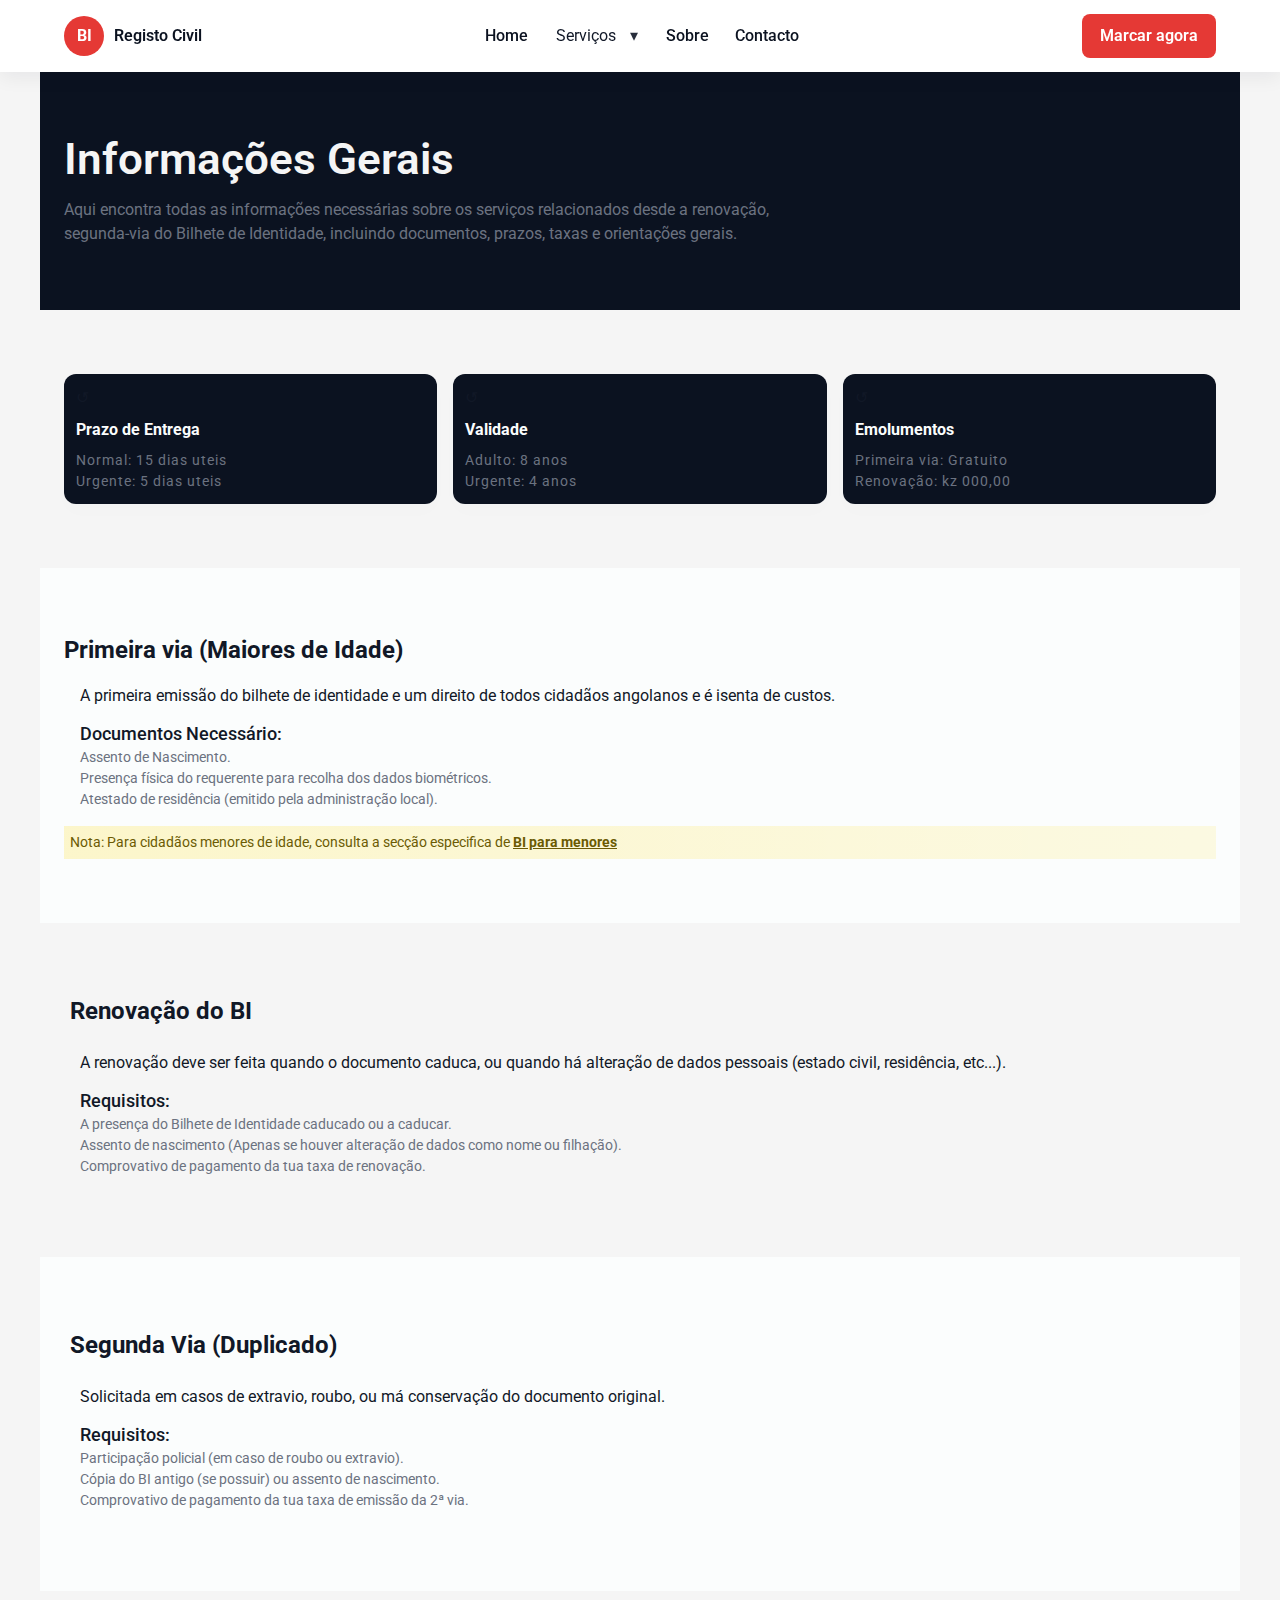
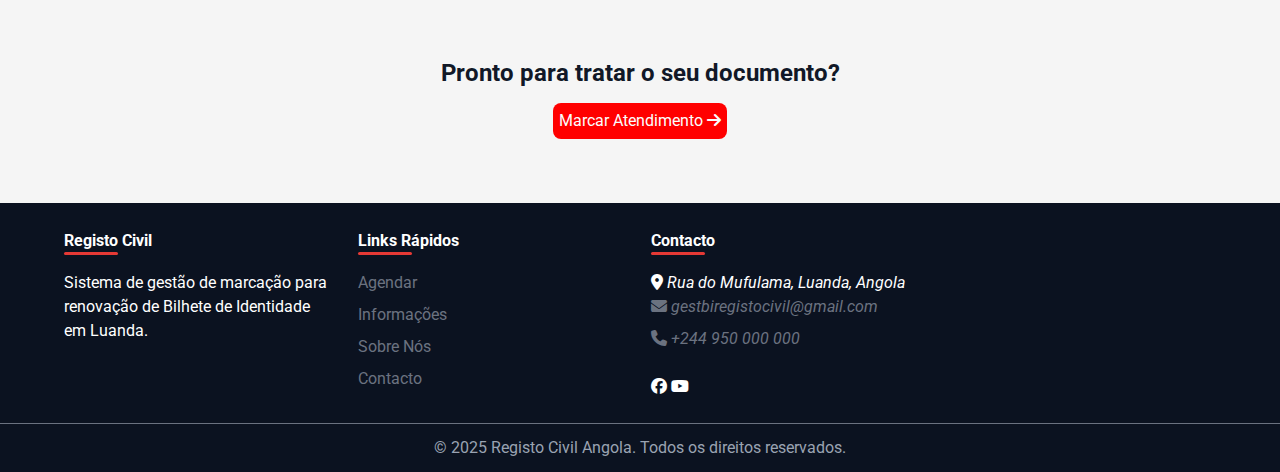
<file: pages/informacao.html>
<!DOCTYPE html>
<html lang="pt">
<head>
    <meta charset="UTF-8">
    <meta name="viewport" content="width=device-width, initial-scale=1.0">
    <title>Informações Gerais</title>
    <link rel="stylesheet"
            href="https://cdnjs.cloudflare.com/ajax/libs/font-awesome/6.7.2/css/all.min.css"
            integrity="sha512-Evv84Mr4kqVGRNSgIGL/F/aIDqQb7xQ2vcrdIwxfjThSH8CSR7PBEakCr51Ck+w+/U6swU2Im1vVX0SVk9ABhg=="
            crossorigin="anonymous" referrerpolicy="no-referrer" />
            <!-- ------- CSS ------- -->
    <link rel="stylesheet" href="../CSS/general-styles.css">
    <link rel="stylesheet" href="../CSS/servicos-in.css">
    <link rel="stylesheet" href="../CSS/midias.css">
    <!-- ------- JAVA SCRIPT ------- -->
    <script src="../JS/script.js" defer></script>
</head>
<body>
    
    <!-- HEADER -->
        <header class="site-header">
            <nav class="nav container">
                <div class="nav-left">
                    <a class="logo" href="../index.html" target="_self">
                        <span class="logotipo">BI</span>
                        <span class="logo-text">Registo Civil</span>
                    </a>
                </div>

                <button id="menu-toggle" class="menu-toggle"
                    aria-label="Abrir menu">
                    <svg width="24" height="24" viewBox="0 0 24 24" fill="none"
                        aria-hidden>
                        <path d="M4 6h16M4 12h16M4 18h16" stroke="currentColor"
                            stroke-width="2" stroke-linecap="round" />
                    </svg>
                </button>

                <ul class="nav-menu" id="nav-menu">
                    <li><a href="../index.html">Home</a></li>

                    <li class="nav-item details-wrapper" id="services-wrapper">

                        <details id="services-details" class="services-details">
                            <summary class="services-summary">
                                Serviços
                                <span class="seta">▾</span>
                            </summary>

                            <div class="dropdown">
                                <a href="marcacao.html" target="_self" class="service-link">
                                    Marcação
                                </a>
                                <a href="informacao.html" target="_self" class="service-link">
                                    Informações Gerais
                                </a>
                                <a href="bimenores.html" class="service-link">
                                    BI para Menores
                                </a>
                            </div>
                        </details>
                    </li>

                    <li><a href="about.html">Sobre</a></li>
                    <li><a href="contacto.html">Contacto</a></li>
                </ul>

                <div class="nav-right">
                    <a href="marcacao.html" class="btn btn-marcacao" id="cta-top">Marcar
                        agora</a>
                </div>
            </nav>
        </header>


        <main>

               <!-- INFORMAÇÕES GERAIS -->
            <section class="Informacoes container">
                <h1 class="hero-titulo">Informações Gerais</h1>
                <p class="desc-informacoes">
                    Aqui encontra todas as informações necessárias sobre os serviços relacionados desde a renovação, segunda-via do Bilhete de Identidade, incluindo documentos, prazos, taxas e orientações gerais.
                </p>
            </section>


            <!-- --------- CARD-INFOR --------- -->
            <section id="cards-infor" class="container">
                <article class="card-infor">
                    <span class="icon-infor"> &circlearrowleft;</span>
                    <h4>Prazo de Entrega</h4>
                    <div>
                        <span>Normal: 15 dias uteis</span>
                        <span>Urgente: 5 dias uteis</span>
                    </div>
                </article>
                <article class="card-infor">
                    <span class="icon-infor">&circlearrowleft;</span>
                    <h4>Validade</h4>
                    <div>
                        <span>Adulto: 8 anos</span>
                        <span>Urgente: 4 anos</span>
                    </div>
                </article>
                <article class="card-infor">
                    <span class="icon-infor">&circlearrowleft;</span>
                    <h4>Emolumentos</h4>
                    <div>
                        <span>Primeira via: Gratuito</span>
                        <span>Renovação: kz 000,00</span>
                    </div>
                </article>
            </section>

            <!-- --------- PRIMEIRA VIA --------- -->

            <section id="primeiraVia" class="container">
                <h2>Primeira via (Maiores de Idade)</h2>
                <div>
                    <p>A primeira emissão do bilhete de identidade e um direito de todos cidadãos angolanos e é isenta de custos.</p>
                    <article id="documentos">
                        <h3>Documentos Necessário:</h3>
                        <ul>
                            <li>Assento de Nascimento.</li>
                            <li>Presença física do requerente para recolha dos dados biométricos.</li>
                            <li>Atestado de residência (emitido pela administração local).</li>
                        </ul>
                    </article>
                </div>

                <p id="nota">
                    Nota: Para cidadãos menores de idade, consulta a secção especifica de <strong>
                        <a href="bimenores.html">BI para menores</a>
                    </strong>
                </p>
            </section>


            <!-- --------- RENOVACAO --------- -->
            <section id="renovacao" class="container">
                <h2>Renovação do BI</h2>
                <div>
                    <p>A renovação deve ser feita quando o documento caduca, ou quando há alteração de dados pessoais (estado civil, residência, etc...).</p>

                    <article id="requisitos">
                        <h3>Requisitos:</h3>
                        <ul>
                            <li>A presença do Bilhete de Identidade caducado ou a caducar. </li>
                            <li>Assento de nascimento (Apenas se houver alteração de dados como nome  ou filhação).</li>
                            <li>Comprovativo de pagamento da tua taxa de renovação.</li>
                        </ul>
                    </article>
                </div>
            </section>


            <!-- --------- SEGUNDA VIA --------- -->
            <section id="segundaViaDuplicado" class="container">
                <h2>Segunda Via (Duplicado)</h2>
                <div>
                    <p>Solicitada em casos de extravio, roubo, ou má conservação do documento original.</p>

                    <article id="requisitosSegundaVia">
                        <h3>Requisitos:</h3>
                        <ul>
                            <li>Participação policial (em caso de roubo ou extravio). </li>
                            <li>Cópia do BI antigo (se possuir) ou assento de nascimento.</li>
                            <li>Comprovativo de pagamento da tua taxa de emissão da 2ª via.</li>
                        </ul>
                    </article>
                </div>
            </section>

            <section id="convite" class="container">
                <h2>Pronto para tratar o seu documento? </h2>
                
                <a href="marcacao.html">Marcar Atendimento <i class="fa-solid fa-arrow-right"></i></a>
            </section>

        </main>

        <!-- FOOTER --> 
        <footer class="site-footer">
            <section class="container-footer footer-grid">
                <div>
                    <h4>Registo Civil</h4>
                    <p>Sistema de gestão de marcação para renovação de Bilhete
                        de Identidade em Luanda.</p>
                </div>

                <div class="footer_card">
                    <h4>Links Rápidos</h4>
                    <ul>
                        <li><a href="#">Agendar</a></li>
                        <li><a href="#">Informações</a></li>
                        <li><a href="#">Sobre Nós</a></li>
                        <li><a href="#">Contacto</a></li>
                    </ul>
                </div>

                <div class="footer_card">
                    <h4>Contacto</h4>
                    <address>
                        <i class="fa-solid fa-location-dot"></i>
                        Rua do Mufulama, Luanda, Angola<br>
                        <a
                            href="mailto:gestbiregistocivil@gmail.com">
                            <i class="fa-solid fa-envelope"></i> gestbiregistocivil@gmail.com
                        </a>
                        <a href="tel:+244 923000000">
                            <i class="fa-solid fa-phone"></i>
                            +244 950 000 000
                        </a>
                    </address>
                    <div class="social-midia">
                        <i class="fa-brands fa-facebook"></i>
                        <i class="fa-brands fa-youtube"></i>
                    </div>
                </div>
            </section>

            <div class="footer-bottom">
                © 2025 Registo Civil Angola. Todos os direitos reservados.
            </div>
        </footer>

</body>
</html>
</file>
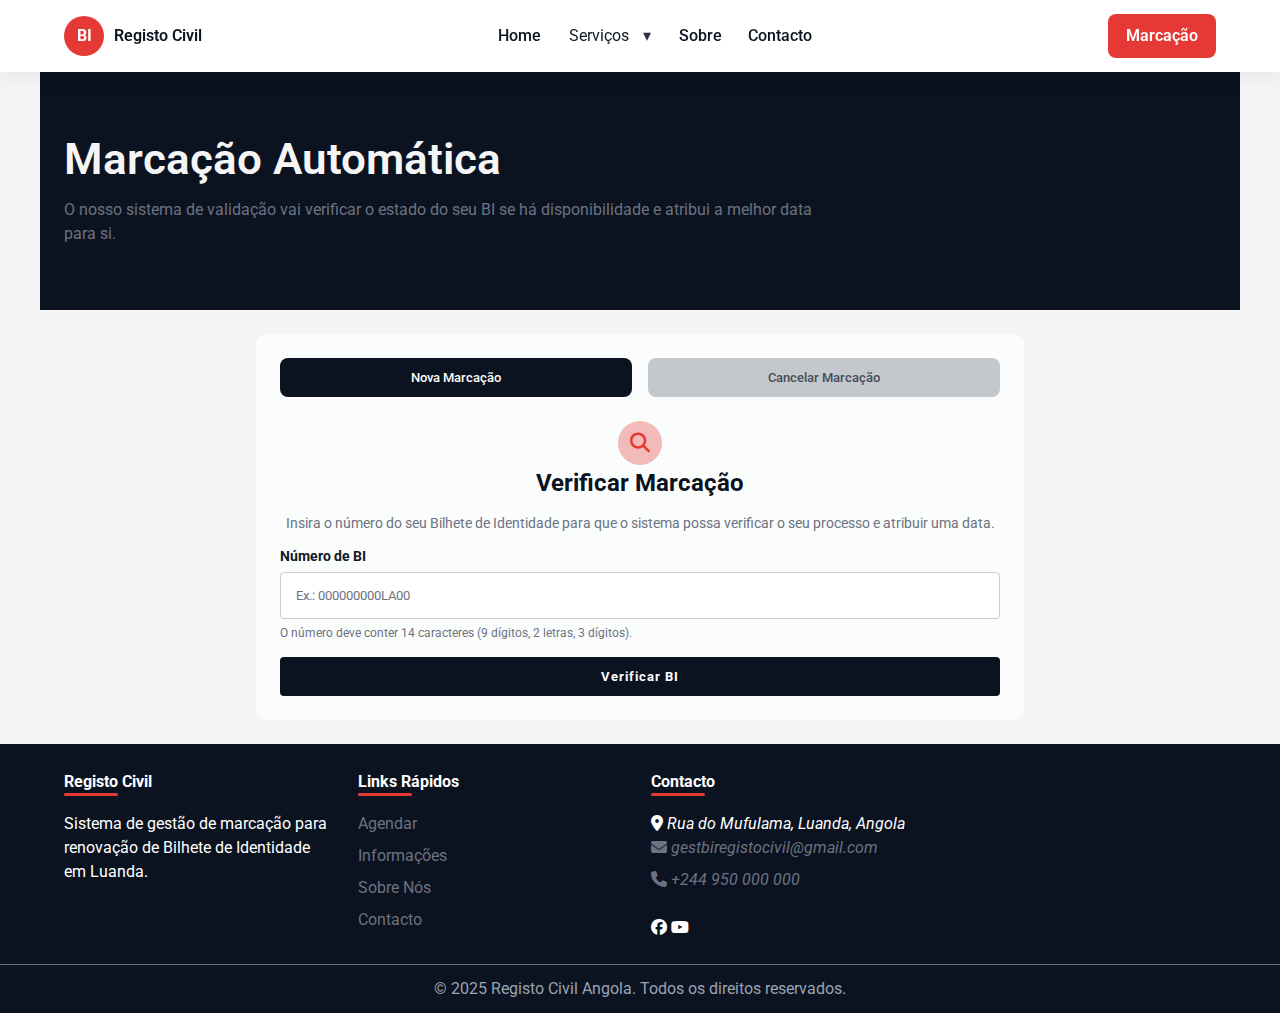
<file: pages/marcacao.html>
<!DOCTYPE html>
<html lang="pt-PT">
    <head>
        <meta charset="UTF-8">
        <meta name="viewport" content="width=device-width, initial-scale=1.0">
        <title>Verificar Marcação - Registo Civil</title>
        <link rel="stylesheet"
            href="https://cdnjs.cloudflare.com/ajax/libs/font-awesome/6.7.2/css/all.min.css"
            integrity="sha512-Evv84Mr4kqVGRNSgIGL/F/aIDqQb7xQ2vcrdIwxfjThSH8CSR7PBEakCr51Ck+w+/U6swU2Im1vVX0SVk9ABhg=="
            crossorigin="anonymous" referrerpolicy="no-referrer" />
            <!-- ------- CSS ------- -->
        <link rel="stylesheet" href="../CSS/general-styles.css">
        <link rel="stylesheet" href="../CSS/servicos-in.css">
        <link rel="stylesheet" href="../CSS/midias.css">
        <!-- ------- JAVA SCRIPT ------- -->
        <script src="../JS/script.js" defer></script>
        <script src="../JS/scriptDados.js" defer></script>
    </head>
    <body>

        <header class="site-header">
            <nav class="nav container">
                <div class="nav-left">
                    <a class="logo" href="../index.html">
                        <span class="logotipo">BI</span>
                        <span class="logo-text">Registo Civil</span>
                    </a>
                </div>

                <button id="menu-toggle" class="menu-toggle"
                    aria-label="Abrir menu">
                    <i class="fa-solid fa-bars"></i>
                </button>

                <ul class="nav-menu" id="nav-menu">
                    <li><a href="../index.html" target="_self">Home</a></li>

                    <li class="nav-item details-wrapper" id="services-wrapper">

                        <details id="services-details" class="services-details">
                            <summary class="services-summary">
                                Serviços
                                <span class="seta">▾</span>
                            </summary>

                            <div class="dropdown">
                                <a href="marcacao.html" target="_self" class="service-link">
                                    Marcação
                                </a>
                                <a href="informacao.html" target="_self" class="service-link">
                                    Informações Gerais
                                </a>
                            </div>
                        </details>
                    </li>

                    <li><a href="about.html" target="_self">Sobre</a></li>
                    <li><a href="contacto.html" target="_self">Contacto</a></li>
                </ul>

                <div class="nav-right">
                    <a href="marcacao.html" target="_self" class="btn btn-marcacao"
                        id="cta-top">
                        Marcação
                    </a>
                </div>
            </nav>
        </header>

        <main class="verification-container">
            <section class="marcacao container">
                <h1 class="hero-titulo">Marcação Automática</h1>
                <p class>O nosso sistema de validação vai verificar o estado do
                    seu BI
                    se há disponibilidade e atribui a melhor data para si.</p>
            </section>

            <section class="verificacao-card ">
                <div class="btns-trocar-form">
                    <button id="verificarBtn" class="activo verificar">Nova
                        Marcação</button>
                    <button id="cancelarBtn" class="cancelar">Cancelar
                        Marcação</button>
                </div>

                <form action="#" method="POST" id="verificarForm"
                    class="verificacao form activo"
                    onsubmit="return verficar(event)">
                    <div class="verification-icon-box">
                        <i class="fas fa-search"></i>
                    </div>

                    <h2>Verificar Marcação</h2>

                    <p class="verificacao-desc">
                        Insira o número do seu Bilhete de Identidade para que o
                        sistema possa verificar o seu processo e atribuir uma
                        data.
                    </p>
                    <div class="form-group">
                        <label for="numeroBi">Número de BI</label>
                        <input type="text" id="numeroBi" class="numeroBi"
                            name="numeroBi"
                            placeholder="Ex.: 000000000LA00" maxlength="14"
                            minlength="14">
                        <p class="input-infor" id="detalhe">O número deve conter
                            14 caracteres
                            (9 dígitos, 2 letras, 3 dígitos).</p>
                    </div>
                    <div class="form-group select" id="formSelect">
                        <label for="servico">Tipo de serviço</label>
                        <select name="servico" id="servico">
                            <option value="" selected disabled>Selecione o serviço</option>
                        </select>
                        <p class="input-inforSelect" id="detalheSelect">
                            Selecione o serviço que deseja realizar!
                        </p>
                    </div>

                    <button type="submit" class="verify-button">
                        Verificar BI
                    </button>
                </form>

                <!-- ------------ SECTION  DADOS CIDADAO ------------ -->

                <section id="dados-cidadao">
                    <h3>
                        Dados do Cidadão
                    </h3>

                    <div class="div-cont">

                        <article class="resutadoBi " id="resutadoBi_id">
                            <p class="resultadoBi_titulo">
                                Bilhete de Identidade
                                Válido
                            </p>
                            <span class="content_res">
                                O seu documento
                                ainda está no prazo de validade. Não necessita
                                de renovação neste momento.
                            </span>
                        </article>

                        <!-- ------- DAODS DO CIDADAO --------- -->
                        <article class="dadosBi">
                            <div class="form-group-bi">
                                <label for="nome">Nome Completo</label>
                                <span>Cidadão exemplo da silva</span>
                            </div>
                            <div class="form-group-bi">
                                <label for="nascimento">Data de
                                    Nascimento</label>
                                <span>00/00/0000</span>
                            </div>
                            <div class="form-group-bi">
                                <label for="nomePai">Nome do Pai</label>
                                <span>Pai exemplo da silva</span>
                            </div>
                            <div class="form-group-bi">
                                <label for="nomeMae">Nome da Mãe</label>
                                <span>Mãe exemplo da silva</span>
                            </div>
                            <div class="form-group-bi">
                                <label for="numBi">Número do BI</label>
                                <span>00000000LA0000</span>
                            </div>
                            <div class="form-group-bi">
                                <label for="bairro">Residência</label>
                                <span>Luanda, Simeone - 598</span>
                            </div>
                        </article>

                        <article id="validade">
                            <div class="form-group-bi">
                                <label for="validade">Validade do
                                    documento</label>
                                <span>00/00/0000</span>
                            </div>

                            <p id="impossivel">
                                Não é possível marcar a renovação para este
                                documento.
                            </p>

                        </article>
                        <!-- ------------ FIM DADOS DO CIDADAO ------------ -->

                        <!-- ------------ PROPOSTA DE MARCACAO ------------ -->
                        <form action="#" method="post" id="proposta"
                            onsubmit="return respostaMarcacao(event)">
                            <h4>Proposta de Marcação</h4>
                            <div class="form_group-proposta">

                                <div>
                                    <label for="data">Data</label>
                                    <span id="dataRealM">Lorem, ipsum dolor.</span>
                                </div>
                                <div>
                                    <label for="dataAlternativa">Data
                                        Alternativa</label>
                                    <span id="dataAltM">Lorem, ipsum dolor.</span>
                                </div>
                                <div>
                                    <label for="local">Local</label>
                                    <span id="localM">Lorem, ipsum dolor.</span>
                                </div>
                            </div>

                            <button type="button"
                                id="confirmarMarcacao">
                                Confirmar Marcação
                            </button>
                            <button type="button" id="cancelarMarcacao">
                                Cancelar
                            </button>
                        </form>

                        <!-- ------------ PROPOSTA DE MARCACAO ------------ -->

                        <a href="marcacao.html" id="voltar">
                            Voltar
                        </a>
                    </div>
                </section>

                <!-- ------------ FORMULARIO DE CANCELAR ------------ -->

                <form action="#" method="POST" id="cancelarForm"
                    class="cancelar form" onsubmit="return cancelar(event)"
                    autocomplete="off">
                    <div class="verification-icon-box">
                        <i class="fas fa-search"></i>
                    </div>
                    <h2>Cancelar Marcação</h2>
                    <p class="cancelar-desc">
                        Insira o número de refecência do seu comprovativo para
                        cancelar.
                    </p>
                    <div class="form-group">
                        <label for="numeroRef">Numero de Referencia</label>
                        <input type="number" name="numeroRef" id="numeroRef"
                            placeholder="ex.: 1234" maxlength="4" minlength="4">
                        <p class="infor_ref" id="infor_ref">O numero deve conter
                            4 caracteres numéricos!</p>
                    </div>
                    <button type="submit" class="cancelar-btn">
                        Pesquisar e Cancelar
                    </button>

                    <div id="resultado">
                        <h4 id="h4"></h4>
                        <p id="p"></p>
                    </div>
                </form>
            </section>
        </main>

        <!-- FOOTER -->
        <footer class="site-footer">
            <section class="container-footer footer-grid">
                <div>
                    <h4>Registo Civil</h4>
                    <p>Sistema de gestão de marcação para renovação de Bilhete
                        de Identidade em Luanda.</p>
                </div>

                <div class="footer_card">
                    <h4>Links Rápidos</h4>
                    <ul>
                        <li><a href="marcacao.html">Agendar</a></li>
                        <li><a href="informacao.html">Informações</a></li>
                        <li><a href="about.html">Sobre Nós</a></li>
                        <li><a href="contacto.html">Contacto</a></li>
                    </ul>
                </div>

                <div class="footer_card">
                    <h4>Contacto</h4>
                    <address>
                        <i class="fa-solid fa-location-dot"></i>
                        Rua do Mufulama, Luanda, Angola<br>
                        <a
                            href="mailto:gestbiregistocivil@gmail.com">
                            <i class="fa-solid fa-envelope"></i> gestbiregistocivil@gmail.com
                        </a>
                        <a href="tel:+244 923000000">
                            <i class="fa-solid fa-phone"></i>
                            +244 950 000 000
                        </a>
                    </address>
                    <div class="social-midia">
                        <i class="fa-brands fa-facebook"></i>
                        <i class="fa-brands fa-youtube"></i>
                    </div>
                </div>
            </section>

            <div class="footer-bottom">
                © 2025 Registo Civil Angola. Todos os direitos reservados.
            </div>
        </footer>

    </body>
</html>
</file>
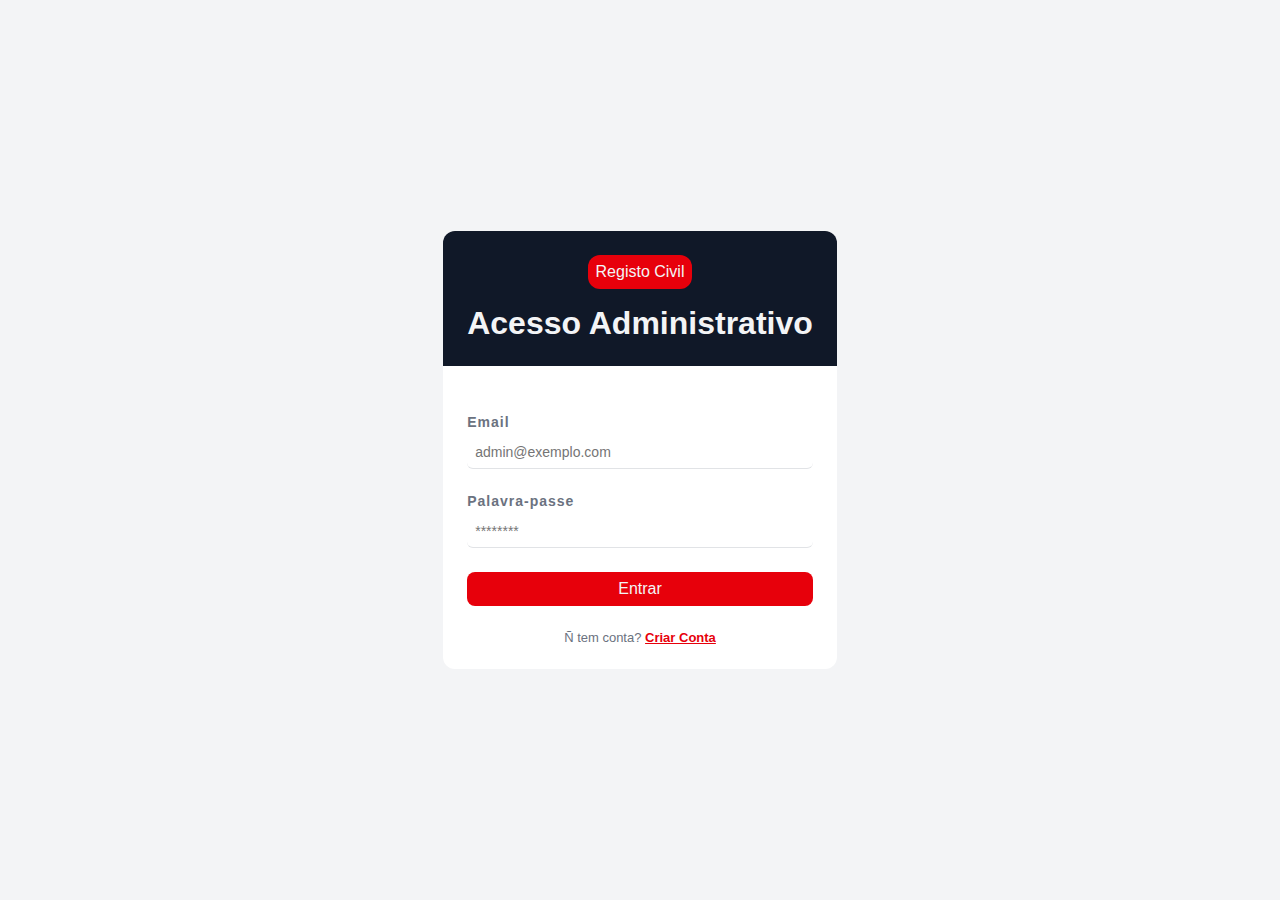
<file: pages/admin-page/loginAdmin.html>
<!DOCTYPE html>
<html lang="pt">
    <head>
        <meta charset="UTF-8">
        <meta http-equiv="X-UA-Compatible" content="ie=edge">
        <meta name="viewport" content="width=device-width, initial-scale=1.0">
        <title>Login - Administrador</title>
        <link rel="stylesheet" href="CSS/style.css">
        <link rel="stylesheet" href="CSS/midia.css">

    </head>
    <body>

        <main class="container">

            <section class="form-box">

                <div class="form-header">
                    <p>Registo Civil</p>
                    <h1>Acesso Administrativo</h1>
                </div>

                <form action="#" method="post" class="form-login"
                    id="loginAdmin" onsubmit="return validarLogin(event)">
                    <p id="avisoLogin"></p>

                    <div class="form-group" id="teste">
                        <label for="email">Email</label>
                        <input type="text" name="email" id="email"
                            placeholder="admin@exemplo.com">
                    </div>

                    <div class="form-group">
                        <label for="password">Palavra-passe</label>
                        <input type="password" name="password" id="password"
                            placeholder="********">
                    </div>

                    <button type="submit">Entrar</button>

                    <p>
                        Ñ tem conta? <a href="#">Criar Conta</a>
                    </p>
                </form>
            </section>

        </main>

        <script>
            const loginAdmin = document.getElementById('loginAdmin');
            const avisoLogin = document.getElementById('avisoLogin');

            function validarLogin(event) {
                event.preventDefault();
                const email = document.getElementById('email').value;
                const senha = document.getElementById('password').value;

                if (senha.length < 14 || email.length < 12) {
                    avisoLogin.textContent = "Acesso Negado! Verifique seus dados.";
                }else{
                    avisoLogin.textContent = "";
                }
                
            }
        </script>
    </body>
</html>
</file>
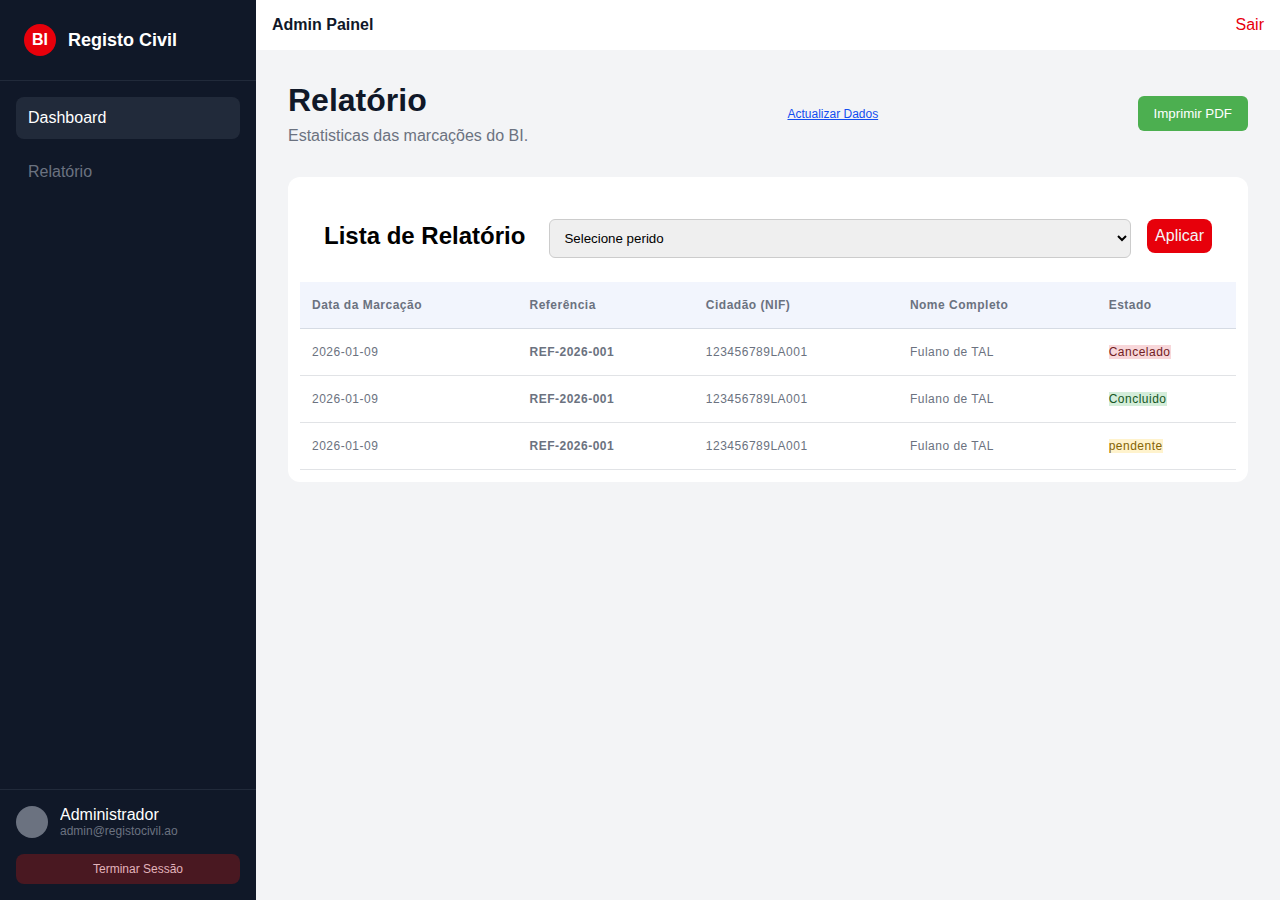
<file: pages/admin-page/relatorio.html>
<!DOCTYPE html>
<html lang="en">

<head>
    <meta charset="UTF-8">
    <meta http-equiv="X-UA-Compatible" content="ie=edge">
    <meta name="viewport" content="width=device-width, initial-scale=1.0">
    <title>Área Administrativa - Registo Civil</title>
    <link rel="stylesheet" href="https://cdnjs.cloudflare.com/ajax/libs/font-awesome/6.7.2/css/all.min.css"
        integrity="sha512-Evv84Mr4kqVGRNSgIGL/F/aIDqQb7xQ2vcrdIwxfjThSH8CSR7PBEakCr51Ck+w+/U6swU2Im1vVX0SVk9ABhg=="
        crossorigin="anonymous" referrerpolicy="no-referrer" />
    <!-- ------- CSS ------- -->
    <link rel="stylesheet" href="CSS/style.css">
    <link rel="stylesheet" href="CSS/midia.css">
    <script src="JS/scriptCode.js" defer></script>
</head>

<body>

    <div id="fundo">
        <!-- ---------- SIDEBAR ---------- -->
        <aside id="menuAside">
            <!-- ---------- CABECALHO ---------- -->
            <div class="cabecalho">
                <div class>BI</div>
                <span id="logoregistro">Registo Civil</span>
            </div>
            <!-- ---------- ----- ---------- -->

            <nav class>
                <a href="dashboard.html" class>
                    <i data-lucide="layout-dashboard" class="w-5 h-5"></i>
                    Dashboard
                </a>
                <a href="relatorio.html" class>
                    <i data-lucide="home" class="w-5 h-5"></i>
                    Relatório
                </a>
            </nav>

            <!-- ---------- RODAPE ---------- -->
            <div id="rodape">
                <div class="rodape-p">
                    <div class="icone">
                        <i data-lucide="user" class="w-4 h-4"></i>
                    </div>
                    <div class="infoAdmin">
                        <p id="admin-name" class>Administrador</p>
                        <p id="admin-email" class>admin@registocivil.ao</p>
                    </div>
                </div>
                <button onclick="logout()" id="terminarSessao">
                    <i data-lucide="log-out" class="w-3 h-3"></i>
                    Terminar Sessão
                </button>
            </div>

        </aside>

        <!-- Main Content -->
        <main id="mainContent">
            <!-- Mobile Header -->
            <header class>
                <span class>Admin Painel</span>
                <button onclick="logout()" id="sair">Sair</button>

                <button id="menu-toggle" class="menu-toggle" aria-label="Abrir menu">
                    <i class="fa-solid fa-bars"></i>
                </button>
            </header>

            <div id="conteudo">
                <div class="conteudoHeader">
                    <div>
                        <h1 class>Relatório</h1>
                        <p class>Estatisticas das marcações do BI.</p>
                    </div>
                    <button onclick="actualizarData()" id="actualizar">
                        Actualizar Dados
                    </button>
                    <button onclick="window.print()" class="btn-primario">Imprimir PDF</button>
                </div>

                <!-- Filtros & Pesquisa -->
                <div id="filtros">
                    <form action method="post">
                        <h2>Lista de Relatório</h2>

                        <div class="group-filtros print">
                            <select name="periodo" id="periodo">
                                <option value="" disabled selected>Selecione perido</option>
                                <option value="semana">Últimos 7 dias</option>
                                <option value="trimestre">Último trimestre</option>
                                <option value="mes">Este Mês</option>
                            </select>

                            <button type="button">Aplicar</button>
                        </div>

                    </form>

                    <!-- Table -->
                    <div id="tabela">
                        <table class"tabela-relatorio">
                            <thead>
                                <tr class>
                                    <th>Data da Marcação</th>
                                    <th>Referência</th>
                                    <th>Cidadão (NIF)</th>
                                    <th>Nome Completo</th>
                                    <th>Estado</th>
                                </tr>
                            </thead>
                            <tbody id="appointments-table" class>
                                <tr>
                                    <td>2026-01-09</td>
                                    <td><strong>REF-2026-001</strong></td>
                                    <td>123456789LA001</td>
                                    <td>Fulano de TAL</td>
                                    <td> <span class="status-tag tag-cancelado">Cancelado</span> </td>
                                </tr>
                                <tr>
                                    <td>2026-01-09</td>
                                    <td><strong>REF-2026-001</strong></td>
                                    <td>123456789LA001</td>
                                    <td>Fulano de TAL</td>
                                    <td> <span class="status-tag tag-concluido">Concluido</span> </td>
                                </tr>
                                <tr>
                                    <td>2026-01-09</td>
                                    <td><strong>REF-2026-001</strong></td>
                                    <td>123456789LA001</td>
                                    <td>Fulano de TAL</td>
                                    <td> <span class="status-tag tag-pendente">pendente</span> </td>
                                </tr>
                            </tbody>
                        </table>
                    </div>

                    <!-- -------- CASO ESTEJA VAZIO -------- -->
                    <div id="caso-vazio" class="activo">
                        <div class>
                            <i data-lucide="inbox" class="w-8 h-8 text-gray-400"></i>
                        </div>
                        <h3 class>Nenhum agendamento encontrado para este período</h3>
                        <p class>Tente actualizar os dados.</p>
                    </div>
                </div>
            </div>

            <!-- MODAL EDITAR -->
            <div id="modalEditar" class="modal">

                <div class="modal-content">
                    <header class="modal-header">
                        <h2>Editar Registro</h2>
                        <button class="btn-fechar" onclick="fecharModal()">✕</button>
                    </header>

                    <form action method="post" id="formEditar">

                        <div class="campo">
                            <label for="nome">Nº Referência</label>
                            <input type="text" id="nome" placeholder="Nome completo">
                            <small class="erro" id="erroNome"></small>
                        </div>

                        <div class="campo">
                            <label for="email">Email</label>
                            <input type="email" id="email" placeholder="email@exemplo.com">
                            <small class="erro" id="erroEmail"></small>
                        </div>

                        <div class="campo">
                            <label for="status">Estado</label>
                            <select id="status">
                                <option value>Selecione</option>
                                <option value="Ativo">Realizado</option>
                                <option value="Inativo">Cancelado</option>
                            </select>
                            <small class="erro" id="erroStatus"></small>
                        </div>

                        <footer class="modal-footer">
                            <button type="button" class="btn-secundario" onclick="fecharModal()">Cancelar</button>
                            <button type="submit" class="btn-primario">Salvar
                                alterações</button>
                        </footer>
                    </form>
                </div>
            </div>
            <!-- ---------- FIM MODAL ---------- -->
        </main>

    </div>

</body>

</html>
</file>
<file: pages/admin-page/CSS/style.css>
:root {
    --white: #ffffff;
    --fundo: #f3f4f6;
    --sidebar: #101828;
    --logo: #e7000b;
    --logoDark: #491821;
    --red: #DC2626;
    --green: #16A34A;
    --blue: #2563AB;
    --purple: #9333EA;


    --gap-0: 0px;
    --gap-8: 8px;
    --gap-12: 12px;
    --gap-16: 16px;
    --gap-24: 24px;
    --gap-32: 32px;

    --text-12: 12px;
    --text-14: 14px;
    --text-16: 16px;
    --text-18: 18px;
    --text-20: 20px;
    --text-24: 24px;
    --text-32: 32px;
    --text-44: 44px;
    --text-60: 60px;
    --muted: #6b7280;

}

* {
    margin: 0;
    padding: 0;
    box-sizing: border-box;
    font-family: sans-serif;
    text-decoration: none;
}

body {
    background-color: var(--fundo);
    min-height: 100dvh;
}

#fundo,
.container {
    height: 100vh;
    overflow: hidden;
    display: flex;
    position: relative;
}

aside {
    position: absolute;
    top: 0;
    bottom: 0;

    width: 256px;
    background-color: var(--sidebar);
    color: var(--white);
    overflow: hidden;
    display: flex;
    flex-direction: column;

    transition: all .3s ease-in-out;
}

aside.open{
    width: 256px;
    z-index: 999;
}

.cabecalho {
    padding: var(--gap-24);
    display: flex;
    align-items: center;
    gap: var(--gap-12);
    border-bottom: 1px solid rgba(107, 114, 128, 0.200);
}

.cabecalho div {
    width: var(--gap-32);
    height: var(--gap-32);
    background-color: var(--logo);
    border-radius: 50%;
    display: flex;
    align-items: center;
    justify-content: center;
    font-weight: bold;
    white-space: nowrap;
}

.cabecalho span {
    font-weight: bold;
    font-size: var(--text-18);
    white-space: nowrap;
}

nav {
    flex: 1;
    padding: var(--gap-16);

    display: flex;
    align-items: center;
    flex-direction: column;
    gap: var(--gap-12);
}

nav a {
    width: 100%;
    display: flex;
    align-items: center;
    gap: var(--gap-12);
    padding: var(--gap-12) 0;
    color: var(--muted);

    transition: all .3s ease-in-out;
}

nav a:first-child {
    border-radius: var(--gap-8);
    background-color: rgba(107, 114, 128, 0.200);
    color: var(--white);
}

nav a:last-child:hover {
    border-radius: var(--gap-8);
    background-color: rgba(107, 114, 128, 0.200);
    color: var(--white);
}

#rodape {
    padding: var(--gap-16);
    border-top: 1px solid rgba(107, 114, 128, 0.200);
}

.rodape-p {
    display: flex;
    align-items: center;
    gap: var(--gap-12);
}

.icone {
    width: var(--gap-32);
    height: var(--gap-32);
    background-color: var(--muted);
    border-radius: 50%;
    display: flex;
    align-items: center;
    justify-content: center;
}

.infoAdmin {
    font-size: var(--text-14);
    overflow: hidden;
}

#admin-name {
    font-size: medium;
    text-overflow: ellipsis;
    white-space: nowrap;
}

#admin-email {
    color: var(--muted);
    font-size: var(--text-12);
    text-overflow: ellipsis;
    white-space: nowrap;
}

#rodape button {
    width: 100%;
    margin-top: var(--gap-16);
    display: flex;
    align-items: center;
    justify-content: center;
    gap: var(--gap-8);
    padding: var(--gap-8) 0;
    background-color: var(--logoDark);
    border: none;
    outline: none;
    color: #e2b3bb;
    border-radius: var(--gap-8);
    font-size: var(--text-12);
    cursor: pointer;
    white-space: nowrap;
}

#terminarSessao.ativo{
    display: block;
}

#rodape button i {
    width: var(--gap-12);
    height: var(--gap-12);
}

main {
    flex: 1;
    overflow-y: auto;
}

main header {
    background-color: var(--white);
    padding: var(--gap-16);
    display: flex;
    align-items: center;
    justify-content: space-between;
}

main header span {
    font-weight: bold;
    color: var(--sidebar);
}

main header button {
    color: var(--logo);
    font-size: var(--text-14);
    font-size: medium;
    border: none;
    outline: none;
    background: transparent;
    cursor: pointer;
}

/* mobile toggle */
.menu-toggle {
    background: transparent;
    border: 0;
    cursor: pointer;
    padding: 6px;

    display: none;
}

.menu-toggle i {
    font-size: 20px;
    color: var(--dark)
}

#conteudo {
    padding: var(--gap-32);
}

.conteudoHeader {
    display: flex;
    align-items: center;
    justify-content: space-between;
    margin-bottom: var(--gap-32);
}

.conteudoHeader div h1 {
    font-weight: bold;
    color: var(--sidebar);
    font-size: var(--text-32);
}

.conteudoHeader div p {
    margin-top: var(--gap-8);
    color: var(--muted);
}

.conteudoHeader button#actualizar {
    font-size: var(--text-12);
    color: rgb(19, 78, 240);
    font-weight: 500;
    background: transparent;
    border: none;
    outline: none;
    text-decoration: underline;
    border-radius: var(--gap-12);
    cursor: pointer;
}

#cards {
    display: grid;
    grid-template-columns: repeat(3, 1fr);
    gap: var(--gap-24);
    margin-bottom: var(--gap-32);
}

.card {
    background-color: var(--white);
    padding: var(--gap-24);
    border-radius: var(--gap-12);
    border: 1px solid var(--white);
}

.card div:first-child {
    display: flex;
    justify-content: space-between;
    align-items: start;
}

.card .total {
    display: flex;
    flex-direction: column;
    gap: var(--gap-16);
}

.card .total p {
    font-weight: 500;
    font-size: medium;
    color: var(--muted);

}

.card .total h3 {
    font-size: var(--text-24);
    font-weight: bold;
    color: var(--sidebar);
}

.card .icone {
    padding: var(--gap-12);
    background-color: rgba(151, 151, 245, 0.26);
}

.card .icone i {
    width: var(--gap-24);
    height: var(--gap-24);
    color: rgba(62, 104, 241, 0.699);
}


#filtros {
    background-color: var(--white);
    border-radius: var(--gap-12);
    overflow: hidden;
    padding: var(--gap-12);
}

#filtros form{
    padding: var(--gap-24);
    display: flex;
    align-items: center;
    justify-content: space-between;
    gap: var(--gap-24);
}


.filtros-input h2{
    font-size: var(--text-18);
    font-weight: bold;
    color: var(--sidebar);
}

#filtros form input{
    flex: 1;
    padding: var(--gap-12);
    border: none;
    outline: none;
    border-radius: var(--gap-8);
    font-size: var(--text-12);
    border: 1px solid rgba(107, 114, 128, 0.200);
    transition: all .3s ease-in-out;
}

#filtros form input:focus{
    border: 1.1px solid rgb(19, 78, 240);
}

.group-filtros{
    flex: 1;
    display: flex;
    align-items: center;
    gap: var(--gap-16);
}

#filtros form button{
    flex: 1;
    text-align: center;
    padding: var(--gap-8);
    border: none;
    outline: none;
    border-radius: var(--gap-8);
    background-color: var(--logo);
    color: var(--fundo);
    font-size: medium;
    font-weight: 500;
    cursor: pointer;

    transition: .3s ease-in-out;
}
/* 


.filtros-input .filtros-group{
    flex: 1;
    display: flex;
    gap: var(--gap-16);
}

.inputs-pesquisa div{
    flex: 1;
}

 */

#tabela {
    overflow-x: auto;
}

#tabela table {
    width: 100%;
    text-align: left;
    border-collapse: collapse;
}

#tabela table thead {
    background: rgba(128, 157, 240, 0.1);
}


#tabela table tr {
    color: var(--muted);
    font-size: var(--text-12);
    letter-spacing: .5px;
}

#tabela table tr th {
    padding: var(--gap-16) var(--gap-12);
    text-overflow: ellipsis;
    white-space: nowrap;
}

table tbody tr {
    border-bottom: 1px solid rgba(107, 114, 128, 0.200);

}

table tbody tr td {
    padding: var(--gap-16) var(--gap-12);
    text-overflow: ellipsis;
    white-space: nowrap;
}

.tag-pendente {
    background: #fff3cd;
    color: #856404;
}

.tag-concluido {
    background: #d4edda;
    color: #155724;
}

.tag-cancelado {
    background: #f8d7da;
    color: #721c24;
}

table tbody tr td button {
    background: transparent;
    font-size: var(--text-14);
    font-weight: bold;
    border: none;
    outline: none;
    color: var(--green);
    cursor: pointer;
}

#tabela table tbody {
    font-size: var(--text-12);
    color: var(--muted);
    border-top: 1px solid rgba(107, 114, 128, 0.200);
}

#caso-vazio {
    overflow: hidden;
    padding: var(--gap-24);
    text-align: center;
}

#caso-vazio.activo {
    display: none;
}

#caso-vazio div {
    width: 64px;
    height: 64px;
    background-color: var(--fundo);
    border-radius: 50%;
    display: flex;
    align-items: center;
    justify-content: center;
    margin: auto;
    margin-bottom: var(--gap-16);
}

#caso-vazio div i {
    width: var(--gap-32);
    height: var(--gap-32);
}

#caso-vazio h3 {
    font-size: var(--text-18);
    font-weight: 600;
}

#caso-vazio p {
    color: var(--muted);
    margin-top: var(--gap-16);
}

/* -------------------------------------------- */
/* ---------------- LOGIN ADM ----------------- */
/* -------------------------------------------- */

.container {
    display: flex;
    align-items: center;
    justify-content: center;
}

section.form-box {
    border-radius: var(--gap-12);
    background-color: var(--white);
    overflow: hidden;
}

.form-header {
    background-color: var(--sidebar);
    padding: var(--gap-24);

    display: flex;
    flex-direction: column;
    align-items: center;
    justify-content: center;
    gap: var(--gap-16);
    color: var(--fundo);
}

.form-header p {
    border-radius: var(--gap-12);
    padding: var(--gap-8);
    background-color: var(--logo);
}

.form-login {
    padding: var(--gap-24);
    display: flex;
    flex-direction: column;
    gap: var(--gap-24);
}

.form-group {
    flex: 1;
    display: flex;
    flex-direction: column;
    align-items: flex-start;

}

label {
    color: var(--muted);
    font-size: var(--text-14);
    font-weight: 500;
    letter-spacing: 1px;
}

.form-group input {
    width: 100%;
    padding: var(--gap-8);
    border: none;
    outline: none;
    /* border-radius: var(--gap-8); */
    font-size: var(--text-14);
    border-bottom: 1px solid rgba(107, 114, 128, 0.200);
    transition: all .3s ease-in-out;
    color: #101828;
}

.form-group input:focus {
    border-bottom: 1.1px solid rgba(19, 78, 240, 0.534);
}

.form-group.activo{
    border-bottom: 1.2px solid var(--logo);
}

.form-login button {
    flex: 1;
    text-align: center;
    padding: var(--gap-8);
    border: none;
    outline: none;
    border-radius: var(--gap-8);
    background-color: var(--logo);
    color: var(--fundo);
    font-size: medium;
    font-weight: 500;
    cursor: pointer;

    transition: .3s ease-in-out;
}

form button:active {
    transform: scale(.9);
}

form p {
    color: var(--muted);
    font-size: small;
    text-align: center;
}

form p#avisoLogin{
    color: var(--logo);
}

form p>a {
    color: var(--logo);
    font-weight: 600;
    text-decoration: underline;
}




/* --------- MODAL --------- */

/* MODAL BASE */
.modal {
  position: absolute;
  inset: 0;
  z-index: 999;
  background: rgba(0, 0, 0, 0.247);
  animation: fadeIn .3s;
  display: none;
}

.modal.show {
  display: flex;
  align-items: center;
  justify-content: center;
}

/* CONTEÚDO */
.modal-content {
  position: relative;
  transform: translate(50%, 50%);
  background: #fff;
  width: 100%;
  max-width: 480px;
  margin: 16px;
  border-radius: 12px;
  animation: slideUp .3s;
  box-shadow: 0 10px 40px rgba(0,0,0,.2);
}

/* HEADER */
.modal-header {
  display: flex;
  justify-content: space-between;
  align-items: center;
  padding: 16px 20px;
  border-bottom: 1px solid #eee;
}

.btn-fechar {
  background: none;
  border: none;
  font-size: 18px;
  cursor: pointer;
}

/* FORM */
form {
  padding: 20px;
}

.campo {
  margin-bottom: 16px;
}

label {
  font-weight: 600;
  font-size: 14px;
}

input, select {
  width: 100%;
  padding: 10px;
  margin-top: 6px;
  border-radius: 6px;
  border: 1px solid #ccc;
  transition: border .2s;
}

input:focus, select:focus {
  border-color: #4CAF50;
  outline: none;
}

/* ERROS */
.erro {
  color: #e53935;
  font-size: 12px;
  margin-top: 4px;
}

.erro-input {
  border-color: #e53935;
}

/* FOOTER */
.modal-footer {
  display: flex;
  justify-content: flex-end;
  gap: 10px;
  margin-top: 20px;
}

.btn-primario {
  background: #4CAF50;
  color: white;
  border: none;
  padding: 10px 16px;
  border-radius: 6px;
  cursor: pointer;
}

.btn-secundario {
  background: #f1f1f1;
  border: none;
  padding: 10px 16px;
  border-radius: 6px;
  cursor: pointer;
}

/* MOBILE */
@media (max-width: 480px) {
  .modal-content {
    max-width: 100%;
    height: auto;
  }
}

/* ANIMAÇÕES */
@keyframes fadeIn {
  from { opacity: 0; }
  to { opacity: 1; }
}

@keyframes slideUp {
  from { transform: translateY(20px); opacity: 0; }
  to { transform: translateY(0); opacity: 1; }
}
</file>
<file: pages/admin-page/CSS/midia.css>
:root {
    --white: #ffffff;
    --fundo: #f3f4f6;
    --sidebar: #101828;
    --logo: #e7000b;
    --logoDark: #491821;
    --red: #DC2626;
    --green: #16A34A;
    --blue: #2563AB;
    --purple: #9333EA;


    --gap-0: 0px;
    --gap-8: 8px;
    --gap-12: 12px;
    --gap-16: 16px;
    --gap-24: 24px;
    --gap-32: 32px;

    --text-12: 12px;
    --text-14: 14px;
    --text-16: 16px;
    --text-18: 18px;
    --text-20: 20px;
    --text-24: 24px;
    --text-32: 32px;
    --text-44: 44px;
    --text-60: 60px;
    --muted: #6b7280;

}

@media screen and (max-width:1280px){
    #mainContent{
        margin-left: 256px;
    }
}

@media screen and (max-width:860px) {
    aside {
        width: 0;
    }

    #sair{
        display: none;
    }

    /* mobile toggle */
    .menu-toggle {
        display: block;
    }

    #mainContent{
        margin-left: 0;
    }

    #cards {
        grid-template-columns: repeat(2, 1fr);
    }

    #filtros form{
        flex-direction: column;
    }

    .group-filtros{
        width: 100%;
    }

    .conteudoHeader {
        flex-direction: column;
        align-items: flex-start;
    }

    .conteudoHeader div h1 {
        font-size: var(--text-24);
    }

    .conteudoHeader button {
        align-self: self-end;
        margin-top: 1rem;
    }

}

@media only screen and (max-width: 767px){

    .form-header {
        padding: var(--gap-16);
    }
    .form-header h1{
        font-size: var(--text-24);
    }
    .form-login {
        width: 100%;
        padding: var(--gap-16) var(--gap-8);
    }
}

@media screen and (max-width:576px) {
    #cards {
        grid-template-columns: repeat(1, 1fr);
    }
    .group-filtros{
        flex-direction: column;
    }

    #filtros form input{
        width: 100%;
    }

    #filtros form button{
        width: 100%;
    }
}
</file>
<file: CSS/general-styles.css>
@import url('https://fonts.googleapis.com/css2?family=Roboto:ital,wght@0,100..900;1,100..900&display=swap');

:root {
    --bg: #f5f5f5;
    --text: #111827;
    --muted: #6b7280;
    --accent: #e53935;
    /* vermelho */
    --dark: #0b1220;
    --container: 1200px;
    --radius: 10px;
}

/* Reset e base */
* {
    box-sizing: border-box;
    padding: 0;
    margin: 0;
    font-family: "Roboto", sans-serif;
    list-style: none;

}

/* ANIMAÇÃO */
/* @keyframes surgir {
    from{
        opacity: 0;
        scale: 0.5;
    }
    to{
        opacity: 1;
        scale: 1;
    }
}

.card, .beneficio{
    animation: surgir .5s linear;
    animation-timeline: view();
    animation-range: entry 0;
} */

html,
body {
    height: 100%;
}

body {
    font-family: "Poppins", system-ui, -apple-system, Segoe UI, Roboto, "Helvetica Neue", Arial;
    background: var(--bg);
    color: var(--text);
    -webkit-font-smoothing: antialiased;
    -moz-osx-font-smoothing: grayscale;
    line-height: 1.5;
}

/* container */
.container {
    max-width: var(--container);
    margin: auto;
    padding: 64px 24px;
}

/* header / nav */
.site-header {
    background: #fff;
    position: sticky;
    top: 0;
    z-index: 60;
    box-shadow: 0 6px 18px rgba(11, 18, 32, 0.06);
}

.nav {
    display: flex;
    align-items: center;
    gap: 16px;
    padding: 14px 24px;
    justify-content: space-between;
}

/* logo */
.logo {
    display: flex;
    align-items: center;
    gap: 10px;
    text-decoration: none;
    color: var(--dark);
}

.logotipo {
    background: var(--accent);
    color: #fff;
    width: 40px;
    height: 40px;
    display: inline-grid;
    place-items: center;
    border-radius: 50%;
    font-weight: 700;
}

.logo-text {
    font-weight: 600
}

/* mobile toggle */
.menu-toggle {
    background: transparent;
    border: 0;
    cursor: pointer;
    padding: 6px;

    display: none;
}

.menu-toggle svg {
    color: var(--dark)
}

/* nav menu */
.nav-menu {
    list-style: none;
    display: flex;
    gap: 18px;
    align-items: center;
    margin: 0;
    padding: 0;
}

/* CTA */
.btn {
    display: inline-block;
    padding: 10px 18px;
    border-radius: 8px;
    text-decoration: none;
    font-weight: 600;
}

.btn-marcacao {
    background: var(--accent);
    color: #fff
}

.btn-saber {
    background: transparent;
    color: #fff;
    border: 1px solid rgba(255, 255, 255, 0.12);
}

.btn-cta {
    background: var(--accent);
    color: #fff
}

.nav-menu a {
    text-decoration: none;
    color: var(--dark);
    font-weight: 500;
    padding: 6px 4px;
}


/* ------ details dropdown styling ------ */
.services-details {
    position: relative;
}

.services-details summary {
    list-style: none;
    cursor: pointer;
    display: flex;
    align-items: center;
    gap: 8px;
    padding: 6px;
    user-select: none;
    border-radius: 6px;
}

.services-details summary::-webkit-details-marker {
    display: none;
}

.seta {
    display: inline-block;
    transform-origin: 50% 50%;
    transition: transform .25s ease;
    margin-left: 6px;
    opacity: 0.9;
}

/* panel */
.dropdown {
    position: absolute;
    left: 0;
    top: 45px;
    min-width: 220px;
    background: #fff;
    color: var(--dark);
    border-radius: 10px;
    box-shadow: 0 20px 50px rgba(12, 18, 30, 0.12);
    padding: 12px;

    display: flex;
    flex-direction: column;
    gap: 6px;

    opacity: 0;
    transform: translateY(-6px);
    pointer-events: none;
    transition: opacity .22s ease, transform .22s ease;
    z-index: 40;
}

.dropdown a {
    padding: 8px 10px;
    border-radius: 8px;
    text-decoration: none;
    color: var(--dark);
}

.services-details.open .dropdown {
    opacity: 1;
    transform: translateY(0);
    pointer-events: auto;
}

.services-details.open .seta {
    transform: rotate(180deg)
}



/* HERO */
.hero {
    background: var(--dark);
    color: #fff;
    /* padding: 64px 0; */

    background: url('../IMG/Luanda.jpg') no-repeat;
    background-position: center;
    background-size: cover;
}

.fundo {
    background: linear-gradient(to right, var(--dark), hsla(221, 39%, 11%, 0.418));
}

.hero-inner {
    padding: 64px 24px;

    display: flex;
    flex-direction: column;
    gap: 24px;
}

.online {
    color: #3bd85a;
    font-weight: 500;
    opacity: 0.95;
    font-size: 12px;
}

.hero-titulo {
    max-width: 768px;
    font-size: 44px;
    line-height: 1.05;
    font-weight: 700;
}

.hero-titulo .bilhete {
    color: var(--accent)
}

.hero-desc {
    max-width: 768px;
    color: rgba(255, 255, 255, 0.85);
}

.hero-btns {
    display: flex;
    gap: 12px;
    align-items: center;
}

/* -----------------------------  */
/* cards/services */
/* ------------------------------ */
.services {
    background: transparent;
    text-align: center;
}

.services h2 {
    font-size: 28px;
    font-weight: 700;
    margin-bottom: 10px;
}

.services .desc {
    color: var(--muted);
    margin-bottom: 30px
}

.cards-grid {
    display: grid;
    grid-template-columns: repeat(4, 1fr);
    gap: 24px;
    margin-top: 20px;
}

.card {
    background: #fff;
    padding: 25px;
    border-radius: 12px;
    text-align: left;
    box-shadow: 0 8px 20px rgba(10, 10, 10, 0.04);
    transition: transform .25s ease, box-shadow .25s ease;

    display: flex;
    flex-direction: column;
    justify-content: space-between;
}

.card p {
    color: var(--muted);
}

.card:focus,
.card:hover {
    transform: translateY(-6px);
    box-shadow: 0 14px 30px rgba(10, 10, 10, 0.08)
}

.card-icon {
    font-size: 34px;
    margin-bottom: 10px
}

.card-blue {
    border-top: 6px solid #1a73e8
}

.card-purple {
    border-top: 6px solid #9c27b0
}

.card-orange {
    border-top: 6px solid #ff6a00
}

.card-green {
    border-top: 6px solid #00a651
}

.link-saber {
    display: inline-block;
    margin-top: 10px;
    color: var(--accent);
    text-decoration: none;
    font-weight: 600
}

/* benefits */
/* .beneficios {
    
} */

.beneficios h2 {
    text-align: center;
    font-size: 26px;
    margin-bottom: 8px;
    font-weight: 700
}

.beneficios .lead {
    text-align: center;
    color: var(--muted);
    margin-bottom: 28px
}

.beneficios-grid {
    display: grid;
    grid-template-columns: repeat(3, 1fr);
    gap: 18px;
    margin-top: 18px
}

.beneficio {
    display: flex;
    gap: 16px;
    align-items: flex-start;
    /* background: #fff; */
    padding: 18px;
    /* border-radius: 10px; */
    /* box-shadow: 0 6px 18px rgba(10, 10, 10, 0.03); */
}

.beneficio-icon {
    width: 54px;
    height: 54px;
    border-radius: 10px;
    display: grid;
    place-items: center;
    font-size: 22px;
    background: linear-gradient(180deg, #fff, #f7f7f7);
}

.beneficio p {
    color: var(--muted);
}

/* footer */
.site-footer {
    background: var(--dark);
    color: #fff;
}

.container-footer {
    max-width: var(--container);
    padding: 24px 24px;
    margin: auto;

}

.footer-grid {
    display: grid;
    grid-template-columns: repeat(4, 1fr);
    gap: 22px
}

.footer-grid div:first-child,
.footer_card {
    display: flex;
    flex-direction: column;
    gap: 16px;
}

.footer-grid div:first-child h4 {
    position: relative;
    padding: 2px 0;
}

.footer-grid div:first-child h4::after {
    content: '';
    position: absolute;
    left: 0;
    bottom: 0;
    width: 20%;
    height: 3px;
    background-color: var(--accent);
    border-radius: 5px;
}

.footer_card h4 {
    position: relative;
    padding: 2px 0;
}

.footer_card h4::after {
    position: absolute;
    content: '';
    left: 0;
    bottom: 0;
    width: 20%;
    height: 3px;
    border-radius: 5px;
    background-color: var(--accent);
}

.site-footer a {
    color: var(--muted);
    text-decoration: none;
    display: block;
    margin-bottom: 8px
}

.footer-bottom {
    border-top: 1px solid var(--muted);
    text-align: center;
    color: #9aa3b2;
    padding: 12px;
}
</file>
<file: CSS/sobre_contacto.css>
:root {
    --bg: #f5f5f5;
    --bg-white: #ffffff;
    --text: #111827;
    --muted: #6b7280;
    --accent: #e53935;
    --blue: #2563eb;
    /* vermelho */
    --dark: #0b1220;
    --container: 1200px;
    --radius: 10px;
}

@keyframes surgir {
    from {
        opacity: 0;
        transform: translateY(15px);
    }

    to {
        opacity: 1;
        transform: translateY(0);
    }
}

section.sobre-projeto{
    background-color: var(--dark);

    display: flex;
    flex-direction: column;
    gap: 16px;
}

.hero-titulo {
    color: var(--bg);
    font-size: 44px;
    font-weight: 600;
}

section.sobre-projeto .desc-projeto {
    max-width: 768px;
    color: var(--muted);
}

.sobre-cards {
    display: grid;
    grid-template-columns: repeat(3, 1fr);
    gap: 16px;
}

.sobre-cards .sobre-card {
    /* background-color: var(--bg-white); */

    padding: 25px;
    border-radius: 12px;
    box-shadow: 0 8px 20px rgba(10, 10, 10, 0.01);
    /* transition: transform .25s ease, box-shadow .25s ease; */

    display: flex;
    align-items: center;
    flex-direction: column;
    justify-content: space-between;
    gap: 16px;

    animation: surgir .5s ease-in;
}

.sobre-cards .sobre-card .icone {
    width: 52px;
    height: 52px;
    font-size: 32px;
    border-radius: 50%;
    padding: 12px;

    display: flex;
    align-items: center;
    justify-content: center;
}

.sobre-cards .sobre-card .icone.foco {
    background-color: rgba(229, 56, 53, 0.302);
}

.sobre-cards .sobre-card .icone.inovacao {
    background-color: rgba(218, 218, 61, 0.520);

}

.sobre-cards .sobre-card .icone.qualidade {
    background-color: rgba(64, 64, 231, 0.418);
}

.sobre-cards .sobre-card h3 {
    color: var(--text);
}

.sobre-cards .sobre-card p {
    text-align: center;
    color: var(--muted);
    font-size: 14px;
}


section.equipa {
    display: flex;
    align-items: center;
    justify-content: center;
    flex-direction: column;
    gap: 16px;
}

.equipa-grid {
    display: grid;
    grid-template-columns: repeat(4, 1fr);
    gap: 16px;
}

.equipa-card {
    background-color: var(--bg-white);

    border-radius: 12px;
    box-shadow: 0 8px 20px rgba(10, 10, 10, 0.04);
    transition: transform .25s ease, box-shadow .25s ease;

    display: flex;
    align-items: center;
    flex-direction: column;
    justify-content: space-between;
    gap: 8px;
    padding: 12px;
}

.equipa-card h4 {
    color: var(--text);
}

.equipa-card .foto {
    width: 100%;
    height: 130px;
    border-radius: 10px;
    margin-bottom: 8px;
}

.equipa-card .foto img {
    width: 100%;
    height: 100%;
    object-fit: contain;
}

.cargo {
    color: var(--accent);
    font-weight: 600;
    font-size: 14px;
}

.equipa-card p {
    color: var(--muted);
    text-align: center;
    font-size: 14px;
}

.contexto {
    text-align: center;
    margin-bottom: 16px;

    animation: surgir .5s ease-in;
}

.contexto h2 {
    color: var(--text);
    margin-bottom: 16px;
}

.contexto p {
    max-width: 768px;
    margin: auto;
    color: var(--muted);
}




/* ----- FALE CONNOSCO --------*/

 .contacto{
    background-color: var(--dark);
    display: flex;
    flex-direction: column;
    gap: 16px;
 }

.desc-contacto{
    max-width: 768px;
    color: var(--muted);
}

/* CONTACT AREA */
.contacto-area {
    display: grid;
    grid-template-columns: 1fr 2fr;
}

.info-block {
    display: flex;
    gap: 15px;
    margin-bottom: 35px;
}

.info-block h3{
    color: var(--text);
}

.info-block p{
    color: var(--muted);
    font-size: 14px
}

.icon {
    background: #e0ebff;
    width: 50px;
    height: 50px;
    border-radius: 10px;
    display: flex;
    justify-content: center;
    align-items: center;
}

.icon i{
    color: var(--blue);
}

/* FORM */
.contact-form {
    background: var(--bg-white);
    padding: 32px 24px;
    border-radius: 12px;
    box-shadow: 0 4px 15px rgba(0,0,0,0.08);
}

.contact-form h2 {
    color: var(--text);
    margin-bottom: 20px;
    display: flex;
    align-items: center;
    gap: 16px;
}

.contact-form h2 i{
    color: var(--blue);
}

.contact-form label {
    font-size: 14px;
    font-weight: 500;
    color: var(--text);
    margin-top: 12px;
    display: block;
}

.contact-form input,
.contact-form select,
.contact-form textarea {
    width: 100%;
    margin-top: 6px;
    padding: 12px;
    border-radius: 8px;
    border: 1px solid #cbd5e1;
    outline: none;
}

textarea {
    height: 120px;
}

.error{
    font-size: small;
    color: var(--accent);
    margin-left: 1em;
}

.btn-submit {
    margin-top: 20px;
    width: 100%;
    padding: 14px;
    background: var(--blue);
    color: white;
    border-radius: 8px;
    border: none;
    cursor: pointer;
    font-weight: 500;
    font-size: 16px;

    transition: scale .3s ease-in-out;
}

.btn-submit:active{
    scale: .9;
}
</file>
<file: CSS/midias.css>
/* ---------- RESPONSIVIDADE ---------- */

/* small screens */
@media screen and (max-width:992px) {
    .cards-grid {
        grid-template-columns: repeat(2, 1fr)
    }

    .beneficios-grid {
        grid-template-columns: 1fr;
    }

    .footer-grid {
        grid-template-columns: repeat(2, 1fr)
    }
}

/* mobile nav behaviour */
@media screen and (max-width:860px) {

    .container{
        padding: 44px 8px;
    }

    .hero-btns {
        justify-content: center;
    }

    .hero-btns a {
        width: 100%;
        text-align: center;
    }

    .menu-toggle {
        display: inline-flex
    }

    .nav-menu {
        position: fixed;
        inset: 68px 20px auto 20px;
        background: #fff;
        border-radius: 12px;
        padding: 14px;
        flex-direction: column;
        gap: 10px;
        transform: translateY(-8px) scale(.98);
        box-shadow: 0 18px 60px rgba(10, 10, 10, 0.2);
        opacity: 0;
        pointer-events: none;
        transition: opacity .22s ease, transform .22s ease;
        z-index: 60;
    }

    .nav-menu.open {
        opacity: 1;
        transform: translateY(0) scale(1);
        pointer-events: auto;
    }

    .nav-right {
        display: none
    }

    .nav {
        padding: 8px;
    }

    .hero-titulo {
        font-size: 32px
    }

    .cards-grid {
        grid-template-columns: 1fr
    }

    .logo-text {
        display: none
    }

    /* services panel mobile inside menu */
    .dropdown {
        position: static;
        transform: none;
        opacity: 1;
        pointer-events: auto;
        box-shadow: none;
        background: transparent;
        padding: 0;
    }

    .services-details summary {
        padding: 8px 6px
    }

    .contacto-area {
        grid-template-columns: repeat(1, 1fr);
    }

    .contact-form{
        padding: 24px 8px;
    }
}
</file>
<file: CSS/servicos-in.css>
:root {
    --gap-0: 0px;
    --gap-8: 8px;
    --gap-12: 12px;
    --gap-16: 16px;
    --gap-24: 24px;
    --gap-32: 32px;

    --text-12: 12px;
    --text-14: 14px;
    --text-16: 16px;
    --text-18: 18px;
    --text-20: 20px;
    --text-24: 24px;
    --text-32: 32px;
    --text-44: 44px;
    --text-60: 60px;

    --red: #DC2626;
    --green: #16A34A;
    --blue: #2563AB;
    --purple: #9333EA;
    --orange: #EA580C;
    --dark: #111827;
    --gray: #797F8C;
    --back-1: #F2F7F9;
    --back-0: #FBFDFD;
    --text-gray: #4B5563;
    --text-gray-light: #D1D5DB;

    --bg: #f5f5f5;
    --text: #111827;
    --muted: #6b7280;
    --accent: #e53935;
    /* vermelho */
    --dark: #0b1220;
    --container: 1200px;
    --radius: 10px;
}

* {
    text-decoration: none;
}

/* ------ MARCAÇÃO ------- */

.marcacao {
    background-color: var(--dark);
    display: flex;
    flex-direction: column;
    gap: 16px;
}

.marcacao p {
    max-width: 768px;
    color: var(--muted);
}

@keyframes surgir {
    from {
        opacity: 0;
        transform: translateY(10px);
    }

    to {
        opacity: 1;
        transform: translateY(0);
    }
}

.verificacao-card {
    max-width: 768px;
    margin: 24px auto;
    padding: 24px;
    background-color: var(--back-0);
    border-radius: 12px;


    display: flex;
    flex-direction: column;
    gap: 24px;
}

.btns-trocar-form {
    display: flex;
    align-items: center;
    justify-content: center;
    gap: 16px;
}

.btns-trocar-form button {
    padding: 12px 16px;
    border-radius: 8px;
    outline: none;
    border: none;
    width: 100%;
    cursor: pointer;
}


.btns-trocar-form button.verificar.activo {
    background-color: var(--dark);
    color: var(--back-0);
    font-weight: 500;
    cursor: pointer;
}

.btns-trocar-form button.cancelar.activo {
    background-color: var(--accent);
    color: var(--back-0);
    font-weight: 500;
    cursor: pointer;
}

.btns-trocar-form button.verificar,
.btns-trocar-form button.cancelar {
    background-color: #797f8c6c;
    color: #444d5a;
    font-weight: 500;
}

.verification-icon-box {
    margin: auto;
    width: fit-content;
}

.verificacao-card h2 {
    color: var(--dark);
    text-align: center;
    margin-bottom: 12px;
}

.verificacao-desc,
.cancelar-desc {
    text-align: center;
    color: var(--muted);
    font-size: 14px;
    margin-bottom: 12px;
}

.verification-icon-box {
    background-color: #ec7e7e86;
    padding: 12px;
    border-radius: 50%;

    display: flex;
    align-items: center;
    justify-content: center;
}

.verification-icon-box i {
    font-size: 20px;
    color: var(--accent);
    font-weight: bolder;
}

.form {
    text-align: left;
    display: flex;
    flex-direction: column;
    gap: 24px;

    display: none;
    animation: surgir .3s ease;
}

.form.activo,
.comprovativo {
    display: block;
}

.form label {
    display: block;
    font-weight: bold;
    margin-bottom: 5px;
    color: var(--text);
    font-size: 14px;
}

.form input[type="text"],
input[type="number"],
select {
    width: 100%;
    padding: 15px;
    border: 1px solid #ccc;
    border-radius: 4px;
}

.form select {
    cursor: pointer;

}

#formSelect {
    display: none;
    animation: surgir .3s ease;
}

#formSelect.activo {
    display: block;
}

.form input,
select {
    outline: none;
}

.form input::placeholder {
    color: var(--muted);
}

.input-infor,
#infor_ref,
.input-inforSelect {
    font-size: 12px;
    color: var(--muted);
    margin-top: 5px;
}


#detalhe.aviso,
#infor_ref.aviso,
.input-inforSelect.aviso {
    color: var(--accent);
    font-weight: 500;
}


#detalhe.aviso::after,
.input-inforSelect::after {
    content: "*";
    color: var(--accent);
}

.verify-button {
    background-color: var(--dark);
    color: white;
    padding: 12px 25px;
    border: none;
    border-radius: 4px;
    cursor: pointer;
    font-weight: bold;
    width: 100%;
    transition: background-color 0.3s;
    margin-top: 15px;
    letter-spacing: 1px;

    transition: scale .3s ease-in-out;
}

.verify-button:active,
.cancelar-btn:active,
#confirmarMarcacao:active,
#cancelarMarcacao:active {
    scale: .9;
}

.cancelar-btn {
    color: white;
    background-color: var(--accent);
    padding: 12px 25px;
    border: none;
    border-radius: 4px;
    cursor: pointer;
    letter-spacing: 1px;
    font-weight: bold;
    width: 100%;
    transition: background-color 0.3s;
    margin-top: 15px;

    transition: scale .3s ease-in-out;
}

#resultado {
    margin-top: 1em;
    border-radius: 8px;
    padding: 12px;
    text-align: center;

    display: none;
    animation: surgir .3s ease-in-out;
}

#resultado.NaoCancelado.ok {
    background-color: rgba(255, 9, 5, 0.123);
    border: 1px solid #e53835a6;
    display: block;

    h4 {
        color: var(--accent);
        font-weight: 500;
    }

    p {
        color: var(--accent);
        font-size: 12px;
        font-weight: 400;
        letter-spacing: 1px;
    }
}

#resultado.cancelado.ok {
    background-color: rgba(0, 255, 94, 0.123);
    border: 1px solid #16a34aa4;
    display: block;

    h4 {
        color: var(--green);
        font-weight: 500;
    }

    p {
        color: var(--green);
        font-size: 12px;
        font-weight: 400;
        letter-spacing: 1px;
    }
}



/* ---------- DADOS DO CIDADÃO ----------*/

#dados-cidadao {
    width: 100%;
    border-radius: 12px;
    overflow: hidden;

    animation: surgir .3s ease-in-out;

    display: none;
}

#dados-cidadao.verDados {
    display: block;
}

#dados-cidadao .div-cont {
    padding: 12px 16px;
    display: flex;
    flex-direction: column;
    gap: 12px;
}

#dados-cidadao h3 {
    background-color: var(--dark);
    color: var(--back-0);
    text-align: left;
    padding: 8px;
}

/* ------- RESULTADO DE BI VALIDO ------- */

#resutadoBi_id {
    background-color: rgba(0, 255, 94, 0.103);
    padding: 8px;
    border-radius: 8px;
}

.resultadoBi_titulo {
    font-weight: 600;
    color: #16A34A;
}

.content_res {
    color: #16A34A;
    font-size: small;
}

/* ------- RESULTADO DE BI CADUCADO ------- */

#resutadoBi_id.caducado {
    background-color: rgba(255, 9, 5, 0.123);
}

.resultadoBi_titulo.caducado-t {
    font-weight: 600;
    color: red;
}

.content_res.caducado-c {
    color: rgba(255, 9, 5, 0.774);
}

/* ------- FIM DE BI CADUCADO ------- */

.dadosBi {
    display: grid;
    grid-template-columns: repeat(2, 1fr);
    gap: 12px;
}

.form-group-bi {
    display: flex;
    flex-direction: column;
}

.form-group-bi label {
    color: var(--muted);
    font-size: small;
}

.form-group-bi span {
    font-size: small;
    letter-spacing: 1px;
    color: var(--text);
    font-weight: 500;
}

article#validade {
    border-top: 1px solid var(--muted);
    padding: 8px 0;
}

/* --------- */
#impossivel {
    color: var(--accent);
    text-align: center;
    margin-top: 8px;
    font-weight: 500;
    font-size: small;

    display: none;
}

#impossivel.activo {
    display: block;
}

#voltar {
    width: fit-content;
    margin: 0 auto;
    text-align: center;
    text-decoration: none;
    color: var(--muted);
    padding: 6px;
    border-radius: 12px;
    border: 1px solid var(--muted);

    display: none;
}

#voltar.activo {
    display: block;
}

/* --------- */

/* -------- PROPOSTA DE MARCAÇAO -------- */


#proposta {
    display: flex;
    flex-direction: column;
    gap: 16px;

    display: none;
}

#proposta.activo {
    display: block;
}

#proposta h4 {
    color: var(--text);
}


#proposta .form_group-proposta {
    display: grid;
    grid-template-columns: repeat(3, 1fr);
    gap: 8px;

    div {
        display: flex;
        flex-direction: column;
        gap: 4px;
        color: var(--muted);

    }
}

#proposta .form_group-proposta div>span {
    font-size: 14px;
}

#proposta label {
    color: var(--blue);
    font-size: small;
    font-weight: 500;

}

#proposta button {
    padding: 8px;
    border: none;
    outline: none;
    cursor: pointer;
    border-radius: 8px;
    font-size: medium;
    font-weight: 500;
    margin-top: 12px;

    transition: scale .3s ease-in-out;
}

#confirmarMarcacao {
    background-color: #16A34A;
    color: var(--back-0);
}

#cancelarMarcacao {
    color: var(--muted);
}




/* -------------------------------------- */
/* -------------------------------------- */
/* --------- INFORMACOES GERAIS --------- */
/* -------------------------------------- */
/* -------------------------------------- */

.Informacoes {
    background-color: var(--dark);

    display: flex;
    flex-direction: column;
    gap: 16px;
}

.hero-titulo {
    color: var(--bg);
    font-size: 44px;
    font-weight: 600;
}

.Informacoes .desc-informacoes {
    max-width: 768px;
    color: var(--muted);
}

#cards-infor {
    display: grid;
    grid-template-columns: repeat(3, 1fr);
    gap: 16px;
}

.card-infor {
    background-color: var(--dark);
    border-radius: 12px;
    box-shadow: 0 8px 20px rgba(10, 10, 10, 0.01);

    display: flex;
    flex-direction: column;
    gap: 8px;
    padding: 12px;

    animation: surgir .5s ease-in;
}

.card-infor h4 {
    color: var(--back-0);
}

.card-infor div {
    display: flex;
    flex-direction: column;
    color: var(--muted);
    font-size: 14px;
    letter-spacing: 1px;
}

/* --------- PRIMEIRA VIA ------- */

#primeiraVia,
#segundaViaDuplicado {
    background-color: var(--back-0);
}

#primeiraVia h2 {
    font-size: var(--text-24);
    color: var(--text);
}

#primeiraVia div,
#renovacao div,
#segundaViaDuplicado div {
    color: var(--muted);
    display: flex;
    flex-direction: column;
    gap: var(--gap-12);
    padding: var(--gap-16);

    p {
        color: var(--text);
    }
}

#primeiraVia #nota {
    font-size: var(--text-14);
    padding: 6px;
    color: rgb(107, 91, 3);
    background: linear-gradient(90deg, rgba(255, 217, 0, 0.200), rgba(255, 217, 0, 0.11));

    a {
        text-decoration: underline;
        color: rgb(107, 91, 3);
    }
}

#renovacao {
    background: transparent;
}

#primeiraVia #documentos h3,
#renovacao h3,
#segundaViaDuplicado h3 {
    font-size: var(--text-18);
    color: var(--text);
    font-weight: 500;
}

#primeiraVia #documentos ul li,
#renovacao ul li,
#segundaViaDuplicado ul li {
    font-size: var(--text-14);
    list-style-position: inside;
}

#renovacao h2,
#segundaViaDuplicado h2 {
    font-size: var(--text-24);
    color: var(--text);
    padding: 6px;
}

#convite {
    display: flex;
    align-items: center;
    flex-direction: column;
    gap: var(--gap-12);

    a {
        color: var(--back-0);
        background-color: red;
        padding: 6px;
        border-radius: var(--gap-8);
    }
}

#convite h2 {
    font-size: var(--text-24);
    text-align: center;
}




/* -------------------------------------- */
/* --------- BI PARA MENORES --------- */
/* -------------------------------------- */
/* 
#menores {
    background-color: var(--dark);
    display: flex;
    flex-direction: column;
    gap: 16px;
}

.BiMenores {
    padding: 24px 24px;
    display: grid;
    grid-template-columns: 2fr 1fr;
    gap: var(--gap-24);
}

#menores p {
    color: whitesmoke;

    letter-spacing: 1px;
    max-width: 768px;
}

#introducao {
    padding: 32px 0;
    color: var(--muted);
}

#docObrigatorio,
#casosEspecias {
    padding: 0;
    margin-bottom: var(--gap-16);
    border-radius: var(--gap-8);
    overflow: hidden;
    box-shadow: 0 8px 20px rgba(10, 10, 10, 0.01);
}

#docObrigatorio h2,
#casosEspecias h2 {
    color: var(--text);
    font-size: var(--text-24);
    padding: 6px;

}

#docObrigatorio i {
    color: var(--accent);
}

#casosEspecias h2 i {
    color: rgb(177, 151, 4);
}

#casosEspecias h2 {
    font-size: var(--text-24);
    color: var(--text);
    padding: 6px;
}

#docObrigatorio article,
#casosEspecias article {
    padding: var(--gap-16);
}

#docObrigatorio article ul,
#casosEspecias article {
    display: flex;
    flex-direction: column;
    gap: var(--gap-12);
}

#docObrigatorio article ul li p,
#casosEspecias article div p {
    font-size: var(--text-14);
    color: var(--muted);
}

#docObrigatorio article ul li h3,
#casosEspecias article div h3 {
    font-size: var(--text-18);
    color: var(--text);
    font-weight: 500;
}

.atendimento {
    display: flex;
    flex-direction: column;
    gap: var(--gap-12);
}

#atendPrioritario {
    border-radius: var(--gap-12);
    display: flex;
    flex-direction: column;
    gap: var(--gap-8);
    padding: var(--gap-8);
    background-color: var(--back-0);
    box-shadow: 0 8px 20px rgba(10, 10, 10, 0.04);
    color: var(--accent);
}

#atendPrioritario p {
    font-size: var(--text-14);
}

#ValidadeMenores {
    border-radius: var(--gap-12);
    display: flex;
    flex-direction: column;
    gap: var(--gap-8);
    padding: var(--gap-8);
    background-color: var(--back-0);
    box-shadow: 0 8px 20px rgba(10, 10, 10, 0.04);
}

#ValidadeMenores div {
    display: flex;
    flex-direction: column;
    gap: 6px;
}

#ValidadeMenores div span,
#ValidadeMenores div p {
    color: var(--muted);
    font-size: var(--gap-14);
}

#conviteMenores {
    border-radius: var(--gap-12);
    display: flex;
    align-items: center;
    flex-direction: column;
    gap: var(--gap-8);
    padding: var(--gap-8);
    box-shadow: 0 8px 20px rgba(10, 10, 10, 0.04);
    background-color: var(--dark);
}

#conviteMenores h2 {
    color: var(--back-0);
    font-weight: 400;
    font-size: var(--text-20);
}

#conviteMenores div {
    display: flex;
    align-items: center;
    flex-direction: column;
    gap: var(--gap-8);
    color: var(--muted);
}

#conviteMenores div a {
    color: var(--back-0);
    background-color: red;
    padding: 6px;
    border-radius: var(--gap-8);
    width: 100%;
    text-align: center;
} */




/* -------------------------------------- */
/* --------- COMPROVATIVO --------- */
/* -------------------------------------- */

@media print {
    body {
        background-color: white;
        display: flex;
        align-items: center;
        justify-content: center;
        box-shadow: none;
    }

    .site-header {
        display: none !important;
    }

    .marcacao.container {
        display: none !important;
    }

    .verification-icon-box {
        display: none !important;
    }

    .comprovativo {
        width: 100%;
    }

    .form-group-btn {
        display: none !important;
    }

    .site-footer {
        display: none !important;
    }

    .form-group-dados {
        width: 70%;
    }
}

.form-group-dados {
    display: flex;
    flex-direction: column;
    gap: var(--gap-12);
    margin: auto;
    max-width: 50%;
    border: 1px solid var(--muted);
    padding: var(--gap-12);
    border-radius: var(--gap-12);

    p {
        color: var(--muted);
    }

    label {
        color: var(--text);
    }
}

.form-group-dados article:first-child {
    display: flex;
    align-items: center;
    justify-content: space-between;
    border-bottom: 1px solid #afafaf80;
}

.form-group-dados article:last-child {
    display: flex;
    flex-direction: column;
    gap: var(--gap-8);
}

.form-group-dados article:last-child>div {
    display: flex;
    align-items: center;
    justify-content: space-between;
}

.form-group-btn {
    margin-top: var(--gap-16);
    display: flex;
    align-items: center;
    justify-content: center;
    gap: var(--gap-12);
}

.form-group-btn a {
    font-weight: 500;
    color: var(--back-0);
    padding: var(--gap-8);
    border-radius: 8px;
    font-size: medium;
    font-weight: 500;
    width: 50%;
    text-align: center;
}

.form-group-btn a {
    background-color: #afb1b6;
}

.form-group-btn button {
    width: 50%;
    background: #4CAF50;
    color: white;
    border: none;
    padding: 10px 16px;
    border-radius: 6px;
    cursor: pointer;
}
</file>
